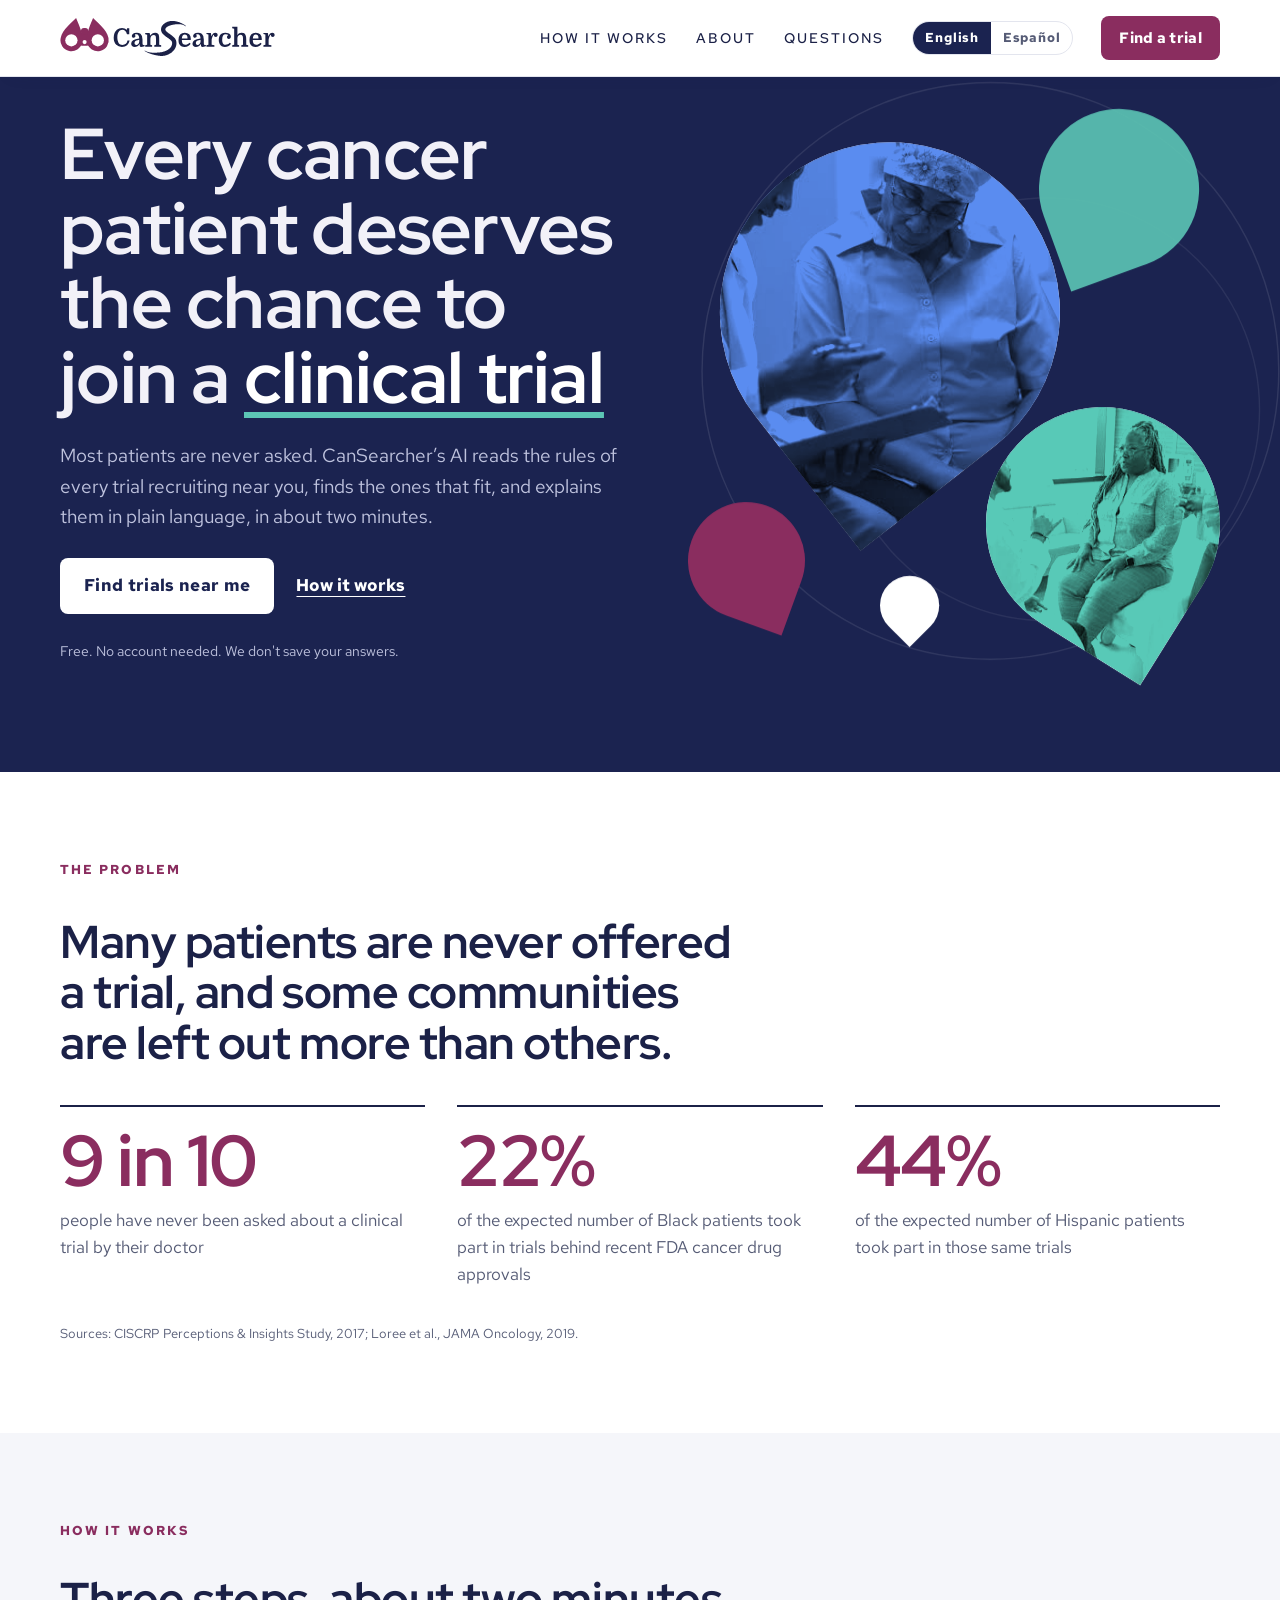
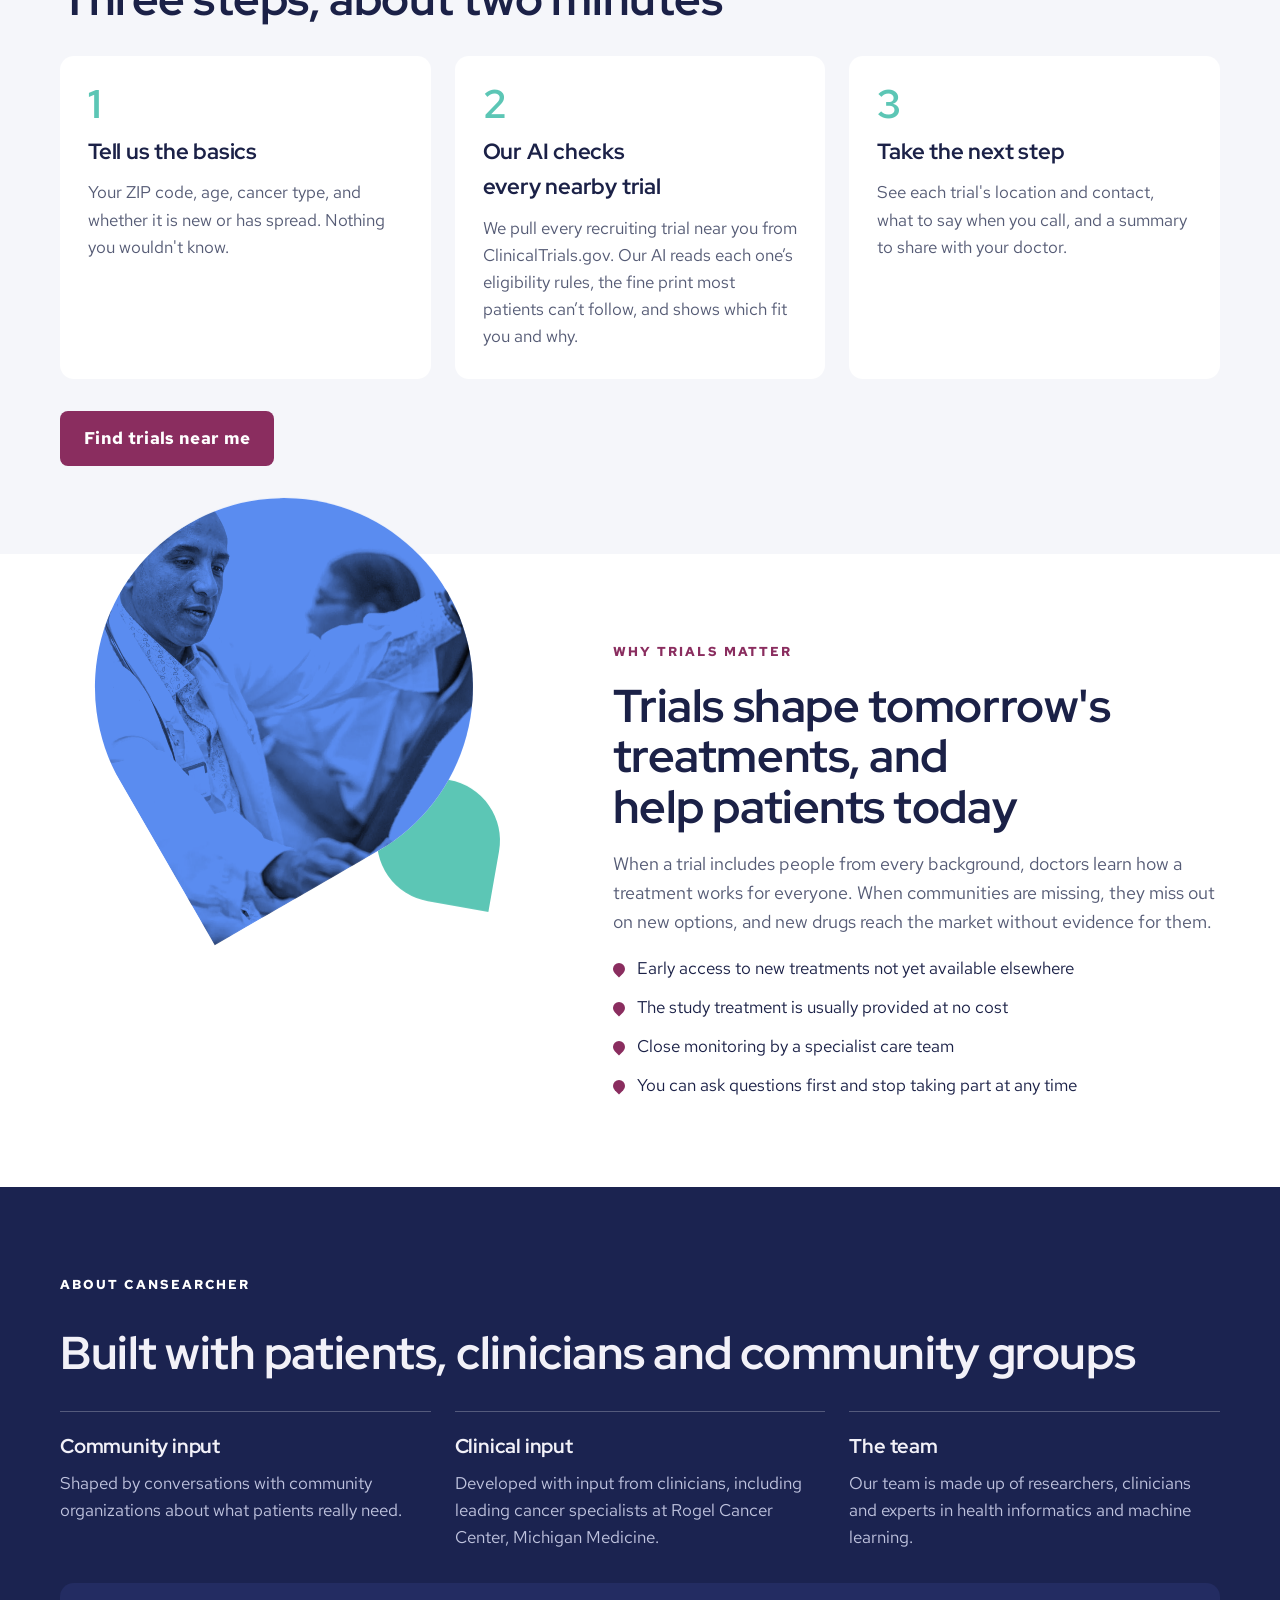
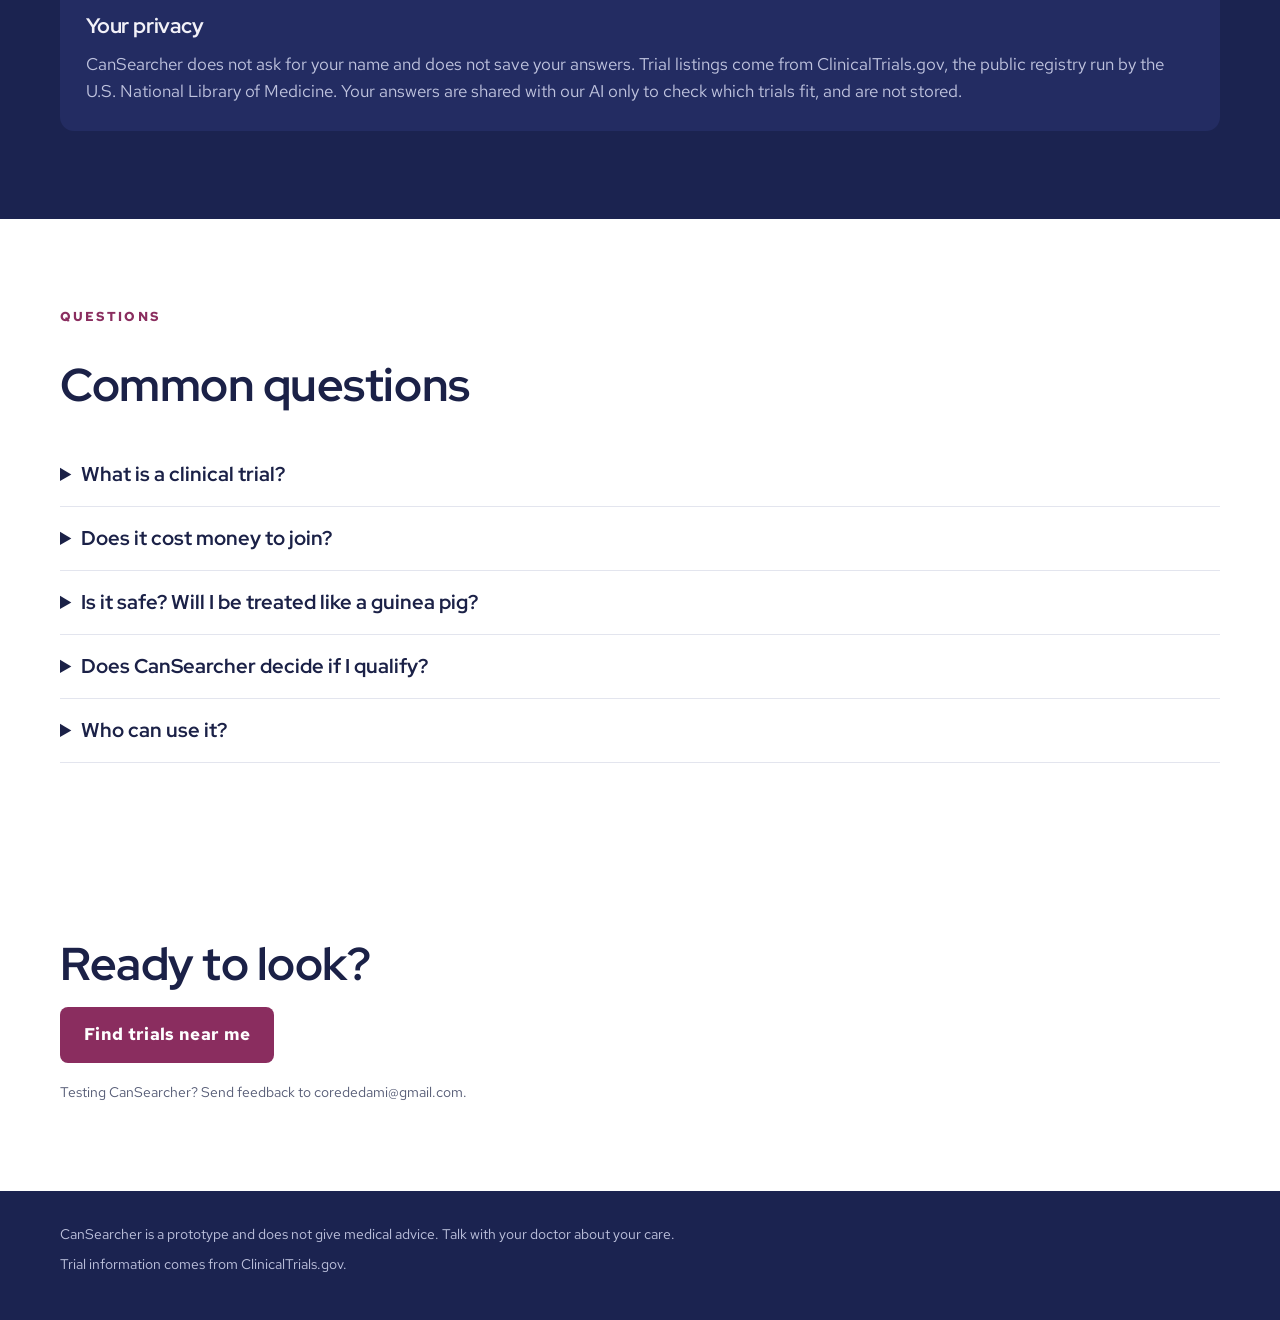
<file: index.html>
<!doctype html>
<html lang="en">
<head>
<meta charset="utf-8">
<meta name="viewport" content="width=device-width,initial-scale=1,viewport-fit=cover">
<title>CanSearcher · Cancer Clinical Trials Near You</title>
<meta name="description" content="CanSearcher helps patients from every community find cancer clinical trials recruiting near them, explained in plain language.">
<link rel="preconnect" href="https://fonts.googleapis.com">
<link rel="stylesheet" href="https://fonts.googleapis.com/css2?family=Red+Hat+Display:wght@500;700&family=Red+Hat+Text:wght@400;500;700&family=Domine:wght@700&display=swap">
<link rel="stylesheet" href="shared.css">
<link rel="icon" type="image/svg+xml" href="logo.svg">
<style>
main{overflow-x:clip}
section{padding-block:88px}
.eyebrow{font-size:13px;font-weight:700;letter-spacing:.16em;text-transform:uppercase;color:var(--accent)}
h2.sec{font-size:clamp(30px,4vw,46px);line-height:1.1}

/* Announcement strip */
.strip{background:var(--teal);color:#1B2350;font-weight:700;font-size:15px}
.strip .inner{display:flex;justify-content:center;align-items:center;gap:14px;padding-block:9px;flex-wrap:wrap;text-align:center}
.strip a{color:#FFFFFF;background:#1B2350;border-radius:6px;padding:3px 10px;font-size:12px;letter-spacing:.14em;text-transform:uppercase;text-decoration:none}

/* Hero */
.hero{background:var(--navy);color:var(--navy-ink);padding-block:40px 110px;overflow:hidden;position:relative}
.hero .inner{display:grid;grid-template-columns:1.05fr .95fr;gap:40px;align-items:center;position:relative}
.hero-copy{display:flex;flex-direction:column;gap:26px;min-width:0;position:relative;z-index:2}
.hero h1{font-size:clamp(40px,5.6vw,74px);line-height:1.04;font-weight:700}
.hero h1 em{font-style:normal;color:#FFFFFF;text-decoration:underline;text-decoration-color:#5CC6B5;text-decoration-thickness:.09em;text-underline-offset:.12em}
.hero .lede{font-size:19px;color:var(--navy-muted);max-width:32em}
.ctas{display:flex;flex-wrap:wrap;gap:22px;align-items:center}
.textlink{color:var(--pink);font-weight:700;font-size:17px;text-underline-offset:5px}
.note{font-size:14px;color:var(--navy-muted)}
.art{position:relative;width:100%;max-width:560px;aspect-ratio:1/1.02;justify-self:end}
.rings{position:absolute;inset:-12% -20% -12% -10%;width:130%;height:124%;pointer-events:none}
.pin{position:absolute;border-radius:50% 50% 50% 0;overflow:hidden}
.pin img{position:absolute;width:142%;height:142%;left:-21%;top:-21%;object-fit:cover;max-width:none}
.tint img{filter:grayscale(1) contrast(.95) brightness(1.32)}
.tint::after{content:"";position:absolute;inset:0;mix-blend-mode:multiply;pointer-events:none}
.tint.blue::after{background:#5A8CF0}
.tint.teal::after{background:#58C9B7}
.tint.soft img{filter:grayscale(1) contrast(1) brightness(1.28) blur(.6px)}
.p1{width:64%;aspect-ratio:1;left:6%;top:6%;transform:rotate(-38deg)}
.p1 img{transform:rotate(38deg);object-position:58% 40%}
.p2{width:44%;aspect-ratio:1;right:0;bottom:2%;transform:rotate(-58deg)}
.p2 img{transform:rotate(58deg);object-position:60% 35%}
.d1{width:30%;aspect-ratio:1;right:4%;top:0;transform:rotate(-20deg);background:var(--teal);opacity:.9}
.d2{width:22%;aspect-ratio:1;left:0;bottom:6%;transform:rotate(-70deg);background:var(--accent)}
.d3{width:11%;aspect-ratio:1;left:36%;top:86%;transform:rotate(-45deg);background:var(--pink)}

/* Stats */
.stats .inner{display:flex;flex-direction:column;gap:36px}
.stats h2{max-width:22em}
.stat-row{display:grid;grid-template-columns:repeat(3,1fr);gap:32px}
.stat{border-top:2px solid var(--ink);padding-top:18px;display:flex;flex-direction:column;gap:10px}
.stat b{font:700 clamp(48px,6vw,72px)/1 var(--display);color:var(--accent);letter-spacing:-.02em}
.stat p{color:var(--muted)}
.src{font-size:13px;color:var(--muted)}

/* How it works */
.steps{background:var(--surface)}
.steps .inner,.about .inner,.faq .inner{display:flex;flex-direction:column;gap:32px}
.step-row{display:grid;grid-template-columns:repeat(3,1fr);gap:24px}
.step{display:flex;flex-direction:column;gap:10px;background:var(--bg);border-radius:14px;padding:28px}
.step .n{font:700 40px/1 var(--display);color:var(--teal)}
.step h3{font-size:22px}
.step p{color:var(--muted)}

/* Why */
.why .inner{display:grid;grid-template-columns:.9fr 1.1fr;gap:56px;align-items:center}
.why-art{position:relative;aspect-ratio:1;max-width:440px;width:100%}
.why-art .w1{width:86%;aspect-ratio:1;left:8%;top:4%;transform:rotate(-30deg)}
.why-art .w1 img{transform:rotate(30deg);object-position:22% 12%}
.why-art .wd{width:28%;aspect-ratio:1;right:0;bottom:4%;transform:rotate(-80deg);background:var(--teal)}
.why-copy{display:flex;flex-direction:column;gap:18px}
.why-copy p{color:var(--muted);font-size:18px}
.why ul{margin:0;padding:0;list-style:none;display:flex;flex-direction:column;gap:12px}
.why li{display:flex;gap:12px;align-items:flex-start}
.why li::before{content:"";flex:none;width:12px;height:12px;margin-top:8px;border-radius:50% 50% 50% 0;transform:rotate(-45deg);background:var(--accent)}

/* About */
.about{background:var(--navy);color:var(--navy-ink)}
.about .eyebrow{color:var(--pink)}
.about-grid{display:grid;grid-template-columns:repeat(3,1fr);gap:24px}
.who{display:flex;flex-direction:column;gap:8px;border-top:1px solid rgba(255,255,255,.25);padding-top:18px}
.who h3{font-size:20px}
.who p{color:var(--navy-muted)}
.privacy{background:var(--navy-2);border-radius:14px;padding:26px;display:flex;flex-direction:column;gap:8px}
.privacy h3{font-size:21px}
.privacy p{color:var(--navy-muted)}

/* FAQ */
.faq details{border-bottom:1px solid var(--line);padding-block:18px}
.faq summary{cursor:pointer;font:700 20px/1.35 var(--display)}
.faq details p{color:var(--muted);padding-top:10px;max-width:46em}
.closing{background:var(--bg)}
.closing .inner{display:flex;flex-direction:column;gap:18px;align-items:flex-start}
.closing .note{color:var(--muted)}


/* Motion: floating pins, gentle parallax, sections that rise into view */
@keyframes float{0%,100%{translate:0 0}50%{translate:0 -14px}}
@keyframes floatB{0%,100%{translate:0 0}50%{translate:0 10px}}
.art .p1{animation:float 7s ease-in-out infinite}
.art .p2{animation:floatB 6s ease-in-out infinite .6s}
.art .d1{animation:floatB 8s ease-in-out infinite 1s}
.art .d2{animation:float 6.5s ease-in-out infinite .3s}
.art .d3{animation:float 4.5s ease-in-out infinite 1.4s}
.why-art .w1{animation:float 8s ease-in-out infinite}
.why-art .wd{animation:floatB 6s ease-in-out infinite .8s}
.art,.why-art{will-change:transform;transition:transform .2s linear}
.motion .reveal{opacity:0;translate:0 28px;transition:opacity .8s ease,translate .8s ease}
.motion .reveal.in{opacity:1;translate:0 0}
.step{transition:transform .25s ease,box-shadow .25s ease}
.step:hover{transform:translateY(-6px);box-shadow:0 16px 32px -20px rgba(27,35,80,.35)}
.btn{transition:transform .2s ease,box-shadow .2s ease}
.btn:hover{transform:translateY(-2px);box-shadow:0 10px 24px -12px rgba(0,0,0,.45)}
@media (prefers-reduced-motion:reduce){.motion .reveal{opacity:1;translate:none}}
@media (max-width:560px){.strip a{display:none}.strip{font-size:14px}}
@media (max-width:900px){
  .hero .inner,.why .inner{grid-template-columns:1fr}
  .art{justify-self:center;max-width:420px}
  .stat-row,.step-row,.about-grid{grid-template-columns:1fr}
  section{padding-block:56px}
  .why-art{max-width:340px;justify-self:center}
}
</style>
</head>
<body>
<header class="topbar gutter">
  <div class="inner">
    <a class="logo" href="index.html"><img class="logo-full" src="logo-full.svg" alt="CanSearcher" width="216" height="38"></a>
    <nav class="nav">
      <a class="link opt" href="#how" data-i18n="nav_how">How it works</a>
      <a class="link opt" href="#about" data-i18n="nav_about">About</a>
      <a class="link opt" href="#faq" data-i18n="nav_faq">Questions</a>
      <div class="lang" role="group" aria-label="Language"><button type="button" data-lang="en"><span class="lfull">English</span><span class="lshort">EN</span></button><button type="button" data-lang="es"><span class="lfull">Español</span><span class="lshort">ES</span></button></div>
      <a class="btn" href="search.html" data-i18n="nav_cta">Find a trial</a>
    </nav>
  </div>
</header>

<main>
<section class="hero gutter">
  <div class="inner">
    <div class="hero-copy">
      <h1 data-i18n-html="h1">Every cancer patient deserves the chance to join a <em>clinical trial</em></h1>
      <p class="lede" data-i18n="lede">Most patients are never asked. CanSearcher’s AI reads the rules of every trial recruiting near you, finds the ones that fit, and explains them in plain language, in about two minutes.</p>
      <div class="ctas"><a class="btn on-dark" href="search.html" data-i18n="cta">Find trials near me</a><a class="textlink" href="#how" data-i18n="cta2">How it works</a></div>
      <p class="note" data-i18n="note">Free. No account needed. We don't save your answers.</p>
    </div>
    <div class="art" aria-hidden="true">
      <svg class="rings" viewBox="0 0 700 700" fill="none"><circle cx="360" cy="340" r="300" stroke="rgba(255,255,255,.10)" stroke-width="1.5"/><circle cx="420" cy="380" r="220" stroke="rgba(255,255,255,.08)" stroke-width="1.5"/></svg>
      <div class="pin d1"></div>
      <div class="pin d2"></div>
      <div class="pin p1 tint blue"><img src="doctor-patient.jpg" alt=""></div>
      <div class="pin p2 tint teal"><img src="care-team.jpg" alt=""></div>
      <div class="pin d3"></div>
    </div>
  </div>
</section>

<section class="stats gutter" aria-labelledby="statsH">
  <div class="inner">
    <span class="eyebrow" data-i18n="stats_eb">The problem</span>
    <h2 class="sec reveal" id="statsH" data-i18n="stats_h">Many patients are never offered a trial, and some communities are left out more than others.</h2>
    <div class="stat-row reveal">
      <div class="stat"><b>9 in 10</b><p data-i18n="s1">people have never been asked about a clinical trial by their doctor</p></div>
      <div class="stat"><b>22%</b><p data-i18n="s2">of the expected number of Black patients took part in trials behind recent FDA cancer drug approvals</p></div>
      <div class="stat"><b>44%</b><p data-i18n="s3">of the expected number of Hispanic patients took part in those same trials</p></div>
    </div>
    <p class="src" data-i18n="src">Sources: CISCRP Perceptions &amp; Insights Study, 2017; Loree et al., JAMA Oncology, 2019.</p>
  </div>
</section>

<section class="steps gutter" id="how" aria-labelledby="howH">
  <div class="inner">
    <span class="eyebrow" data-i18n="how_eb">How it works</span>
    <h2 class="sec reveal" id="howH" data-i18n="how_h">Three steps, about two minutes</h2>
    <div class="step-row reveal">
      <div class="step"><span class="n">1</span><h3 data-i18n="st1_h">Tell us the basics</h3><p data-i18n="st1_p">Your ZIP code, age, cancer type, and whether it is new or has spread. Nothing you wouldn't know.</p></div>
      <div class="step"><span class="n">2</span><h3 data-i18n="st2_h">Our AI checks every nearby trial</h3><p data-i18n="st2_p">We pull every recruiting trial near you from ClinicalTrials.gov. Our AI reads each one’s eligibility rules, the fine print most patients can’t follow, and shows which fit you and why.</p></div>
      <div class="step"><span class="n">3</span><h3 data-i18n="st3_h">Take the next step</h3><p data-i18n="st3_p">See each trial's location and contact, what to say when you call, and a summary to share with your doctor.</p></div>
    </div>
    <div><a class="btn" href="search.html" data-i18n="cta">Find trials near me</a></div>
  </div>
</section>

<section class="why gutter" aria-labelledby="whyH">
  <div class="inner">
    <div class="why-art" aria-hidden="true">
      <div class="pin wd"></div>
      <div class="pin w1 tint blue soft"><img src="why-care.jpg" alt=""></div>
    </div>
    <div class="why-copy reveal">
      <span class="eyebrow" data-i18n="why_eb">Why trials matter</span>
      <h2 class="sec" id="whyH" data-i18n="why_h">Trials shape tomorrow's treatments, and help patients today</h2>
      <p data-i18n="why_p">When a trial includes people from every background, doctors learn how a treatment works for everyone. When communities are missing, they miss out on new options, and new drugs reach the market without evidence for them.</p>
      <ul>
        <li data-i18n="w1">Early access to new treatments not yet available elsewhere</li>
        <li data-i18n="w2">The study treatment is usually provided at no cost</li>
        <li data-i18n="w3">Close monitoring by a specialist care team</li>
        <li data-i18n="w4">You can ask questions first and stop taking part at any time</li>
      </ul>
    </div>
  </div>
</section>

<section class="about gutter" id="about" aria-labelledby="aboutH">
  <div class="inner">
    <span class="eyebrow" data-i18n="ab_eb">About CanSearcher</span>
    <h2 class="sec" id="aboutH" data-i18n="ab_h">Built with patients, clinicians and community groups</h2>
    <div class="about-grid reveal">
      <div class="who"><h3 data-i18n="ab1_h">Community input</h3><p data-i18n="ab1_p">Shaped by conversations with community organizations about what patients really need.</p></div>
      <div class="who"><h3 data-i18n="ab2_h">Clinical input</h3><p data-i18n="ab2_p">Developed with input from clinicians, including leading cancer specialists at Rogel Cancer Center, Michigan Medicine.</p></div>
      <div class="who"><h3 data-i18n="ab3_h">The team</h3><p data-i18n="ab3_p">Our team is made up of researchers, clinicians and experts in health informatics and machine learning.</p></div>
    </div>
    <div class="privacy reveal">
      <h3 data-i18n="pv_h">Your privacy</h3>
      <p data-i18n="pv_p">CanSearcher does not ask for your name and does not save your answers. Trial listings come from ClinicalTrials.gov, the public registry run by the U.S. National Library of Medicine. Your answers are shared with our AI only to check which trials fit, and are not stored.</p>
    </div>
  </div>
</section>

<section class="faq gutter" id="faq" aria-labelledby="faqH">
  <div class="inner">
    <span class="eyebrow" data-i18n="fq_eb">Questions</span>
    <h2 class="sec" id="faqH" data-i18n="fq_h">Common questions</h2>
    <div>
      <details><summary data-i18n="f1_q">What is a clinical trial?</summary><p data-i18n="f1_a">A research study that tests a new way to prevent, find or treat cancer. Every new cancer treatment available today was first tested in a clinical trial.</p></details>
      <details><summary data-i18n="f2_q">Does it cost money to join?</summary><p data-i18n="f2_a">The study treatment and study-only tests are usually free. Regular care may still be billed to your insurance. Ask the trial team what is covered, including travel and parking.</p></details>
      <details><summary data-i18n="f3_q">Is it safe? Will I be treated like a guinea pig?</summary><p data-i18n="f3_a">Trials follow strict rules and are reviewed by independent boards that protect patients. Before you join, the team must explain the risks and benefits, and you can leave at any time for any reason.</p></details>
      <details><summary data-i18n="f4_q">Does CanSearcher decide if I qualify?</summary><p data-i18n="f4_a">No. CanSearcher shows trials that may fit you. The trial team, together with your doctor, decides if a trial is right for you.</p></details>
      <details><summary data-i18n="f5_q">Who can use it?</summary><p data-i18n="f5_a">Anyone: patients, family members, caregivers and doctors. It is free and works on any phone.</p></details>
    </div>
  </div>
</section>

<section class="closing gutter">
  <div class="inner">
    <h2 class="sec" data-i18n="cl_h">Ready to look?</h2>
    <a class="btn" href="search.html" data-i18n="cta">Find trials near me</a>
    <p class="note" data-i18n="fb">Testing CanSearcher? Send feedback to corededami@gmail.com.</p>
  </div>
</section>
</main>

<footer class="site gutter">
  <div class="inner">
    <p data-i18n="ft1">CanSearcher is a prototype and does not give medical advice. Talk with your doctor about your care.</p>
    <p data-i18n="ft2">Trial information comes from ClinicalTrials.gov.</p>
  </div>
</footer>

<script>
window.CS_DICT = {
en:{
 page_title:'CanSearcher · Cancer Clinical Trials Near You', strip:'Free prototype · Now in English and Spanish', strip_cta:'Try it →',
 nav_how:'How it works', nav_about:'About', nav_faq:'Questions', nav_cta:'Find a trial',
 h1:'Every cancer patient deserves the chance to join a <em>clinical trial</em>',
 lede:'Most patients are never asked. CanSearcher’s AI reads the rules of every trial recruiting near you, finds the ones that fit, and explains them in plain language, in about two minutes.',
 cta:'Find trials near me', cta2:'How it works', note:"Free. No account needed. We don't save your answers.",
 stats_eb:'The problem', stats_h:'Many patients are never offered a trial, and some communities are left out more than others.',
 s1:'people have never been asked about a clinical trial by their doctor', s2:'of the expected number of Black patients took part in trials behind recent FDA cancer drug approvals',
 s3:'of the expected number of Hispanic patients took part in those same trials', src:'Sources: CISCRP Perceptions & Insights Study, 2017; Loree et al., JAMA Oncology, 2019.',
 how_eb:'How it works', how_h:'Three steps, about two minutes',
 st1_h:'Tell us the basics', st1_p:"Your ZIP code, age, cancer type, and whether it is new or has spread. Nothing you wouldn't know.",
 st2_h:'Our AI checks every nearby trial', st2_p:'We pull every recruiting trial near you from ClinicalTrials.gov. Our AI reads each one’s eligibility rules, the fine print most patients can’t follow, and shows which fit you and why.',
 st3_h:'Take the next step', st3_p:"See each trial's location and contact, what to say when you call, and a summary to share with your doctor.",
 why_eb:'Why trials matter', why_h:"Trials shape tomorrow's treatments, and help patients today",
 why_p:'When a trial includes people from every background, doctors learn how a treatment works for everyone. When communities are missing, they miss out on new options, and new drugs reach the market without evidence for them.',
 w1:'Early access to new treatments not yet available elsewhere', w2:'The study treatment is usually provided at no cost', w3:'Close monitoring by a specialist care team', w4:'You can ask questions first and stop taking part at any time',
 ab_eb:'About CanSearcher', ab_h:'Built with patients, clinicians and community groups',
 ab1_h:'Community input', ab1_p:'Shaped by conversations with community organizations about what patients really need.',
 ab2_h:'Clinical input', ab2_p:'Developed with input from clinicians, including leading cancer specialists at Rogel Cancer Center, Michigan Medicine.',
 ab3_h:'The team', ab3_p:'Our team is made up of researchers, clinicians and experts in health informatics and machine learning.',
 pv_h:'Your privacy', pv_p:'CanSearcher does not ask for your name and does not save your answers. Trial listings come from ClinicalTrials.gov, the public registry run by the U.S. National Library of Medicine. Your answers are shared with our AI only to check which trials fit, and are not stored.',
 fq_eb:'Questions', fq_h:'Common questions',
 f1_q:'What is a clinical trial?', f1_a:'A research study that tests a new way to prevent, find or treat cancer. Every new cancer treatment available today was first tested in a clinical trial.',
 f2_q:'Does it cost money to join?', f2_a:'The study treatment and study-only tests are usually free. Regular care may still be billed to your insurance. Ask the trial team what is covered, including travel and parking.',
 f3_q:'Is it safe? Will I be treated like a guinea pig?', f3_a:'Trials follow strict rules and are reviewed by independent boards that protect patients. Before you join, the team must explain the risks and benefits, and you can leave at any time for any reason.',
 f4_q:'Does CanSearcher decide if I qualify?', f4_a:'No. CanSearcher shows trials that may fit you. The trial team, together with your doctor, decides if a trial is right for you.',
 f5_q:'Who can use it?', f5_a:'Anyone: patients, family members, caregivers and doctors. It is free and works on any phone.',
 cl_h:'Ready to look?', fb:'Testing CanSearcher? Send feedback to corededami@gmail.com.',
 ft1:'CanSearcher is a prototype and does not give medical advice. Talk with your doctor about your care.', ft2:'Trial information comes from ClinicalTrials.gov.'
},
es:{
 page_title:'CanSearcher · Estudios clínicos de cáncer cerca de usted', strip:'Prototipo gratuito · Ahora en inglés y español', strip_cta:'Pruébelo →',
 nav_how:'Cómo funciona', nav_about:'Quiénes somos', nav_faq:'Preguntas', nav_cta:'Buscar un estudio',
 h1:'Todo paciente con cáncer merece la oportunidad de participar en un <em>estudio clínico</em>',
 lede:'A la mayoría nunca se lo ofrecen. La IA de CanSearcher lee los requisitos de cada estudio que recluta cerca de usted, encuentra los que le sirven y se los explica en lenguaje sencillo, en unos dos minutos.',
 cta:'Buscar estudios cerca de mí', cta2:'Cómo funciona', note:'Gratis. Sin crear cuenta. No guardamos sus respuestas.',
 stats_eb:'El problema', stats_h:'A muchos pacientes nunca les ofrecen un estudio, y algunas comunidades quedan más excluidas que otras.',
 s1:'personas nunca han recibido de su médico información sobre un estudio clínico', s2:'del número esperado de pacientes afroamericanos participó en los estudios de aprobaciones recientes de medicamentos contra el cáncer',
 s3:'del número esperado de pacientes hispanos participó en esos mismos estudios', src:'Fuentes: CISCRP Perceptions & Insights Study, 2017; Loree et al., JAMA Oncology, 2019.',
 how_eb:'Cómo funciona', how_h:'Tres pasos, unos dos minutos',
 st1_h:'Díganos lo básico', st1_p:'Su código postal, edad, tipo de cáncer y si es nuevo o se ha extendido. Nada que usted no sepa.',
 st2_h:'Nuestra IA revisa cada estudio cercano', st2_p:'Traemos todos los estudios que reclutan cerca de usted desde ClinicalTrials.gov. Nuestra IA lee los requisitos de cada uno, la letra pequeña que pocos pacientes entienden, y le muestra cuáles le sirven y por qué.',
 st3_h:'Dé el siguiente paso', st3_p:'Vea el lugar y el contacto de cada estudio, qué decir cuando llame y un resumen para compartir con su médico.',
 why_eb:'Por qué importan los estudios', why_h:'Los estudios forman los tratamientos del mañana y ayudan a pacientes hoy',
 why_p:'Cuando un estudio incluye personas de todos los orígenes, los médicos aprenden cómo funciona un tratamiento para todos. Cuando faltan comunidades, pierden opciones nuevas, y los medicamentos llegan al mercado sin evidencia para ellas.',
 w1:'Acceso temprano a tratamientos nuevos que aún no existen en otro lugar', w2:'El tratamiento del estudio suele ser gratuito', w3:'Seguimiento cercano por un equipo especializado', w4:'Puede hacer preguntas primero y dejar el estudio en cualquier momento',
 ab_eb:'Sobre CanSearcher', ab_h:'Creado con pacientes, médicos y grupos comunitarios',
 ab1_h:'Aportes de la comunidad', ab1_p:'Diseñado a partir de conversaciones con organizaciones comunitarias sobre lo que los pacientes realmente necesitan.',
 ab2_h:'Aportes clínicos', ab2_p:'Desarrollado con aportes de médicos, incluidos destacados especialistas en cáncer del Rogel Cancer Center, Michigan Medicine.',
 ab3_h:'El equipo', ab3_p:'Nuestro equipo está formado por investigadores, médicos y expertos en informática de la salud y aprendizaje automático.',
 pv_h:'Su privacidad', pv_p:'CanSearcher no pide su nombre ni guarda sus respuestas. Los estudios vienen de ClinicalTrials.gov, el registro público de la Biblioteca Nacional de Medicina de EE. UU. Sus respuestas se comparten con nuestra IA solo para ver qué estudios le sirven, y no se guardan.',
 fq_eb:'Preguntas', fq_h:'Preguntas frecuentes',
 f1_q:'¿Qué es un estudio clínico?', f1_a:'Una investigación que prueba una nueva forma de prevenir, detectar o tratar el cáncer. Todos los tratamientos contra el cáncer que existen hoy se probaron primero en un estudio clínico.',
 f2_q:'¿Cuesta dinero participar?', f2_a:'El tratamiento del estudio y las pruebas propias del estudio suelen ser gratuitos. La atención regular puede facturarse a su seguro. Pregunte al equipo qué está cubierto, incluido el transporte y el estacionamiento.',
 f3_q:'¿Es seguro? ¿Me tratarán como un conejillo de indias?', f3_a:'Los estudios siguen reglas estrictas y los revisan comités independientes que protegen a los pacientes. Antes de participar, el equipo debe explicarle los riesgos y beneficios, y puede salir en cualquier momento y por cualquier motivo.',
 f4_q:'¿CanSearcher decide si califico?', f4_a:'No. CanSearcher muestra estudios que podrían servirle. El equipo del estudio, junto con su médico, decide si un estudio es adecuado para usted.',
 f5_q:'¿Quién puede usarlo?', f5_a:'Cualquier persona: pacientes, familiares, cuidadores y médicos. Es gratis y funciona en cualquier teléfono.',
 cl_h:'¿Listo para buscar?', fb:'¿Está probando CanSearcher? Envíe sus comentarios a corededami@gmail.com.',
 ft1:'CanSearcher es un prototipo y no da consejos médicos. Hable con su médico sobre su atención.', ft2:'La información de los estudios viene de ClinicalTrials.gov.'
}};
</script>
<script src="shared.js"></script>
<script>
(function(){
  var reduce = window.matchMedia && window.matchMedia('(prefers-reduced-motion: reduce)').matches;
  if (reduce || !('IntersectionObserver' in window)) return;
  document.documentElement.classList.add('motion');
  var pending = [].slice.call(document.querySelectorAll('.reveal'));
  function reveal(){
    pending = pending.filter(function(el){
      if (el.getBoundingClientRect().top < window.innerHeight * 0.92){ el.classList.add('in'); return false; }
      return true;
    });
  }
  // Parallax: picture groups drift at a different speed from the page as you scroll
  var layers = [[document.querySelector('.art'), -0.06], [document.querySelector('.why-art'), -0.08]];
  var ticking = false;
  function update(){
    layers.forEach(function(l){
      if (!l[0]) return;
      var r = l[0].getBoundingClientRect();
      var mid = r.top + r.height / 2 - window.innerHeight / 2;
      l[0].style.transform = 'translateY(' + (mid * l[1]).toFixed(1) + 'px)';
    });
    reveal();
    ticking = false;
  }
  window.addEventListener('scroll', function(){ if (!ticking){ ticking = true; requestAnimationFrame(update); } }, { passive: true });
  update();
})();
</script>

</body>
</html>
</file>
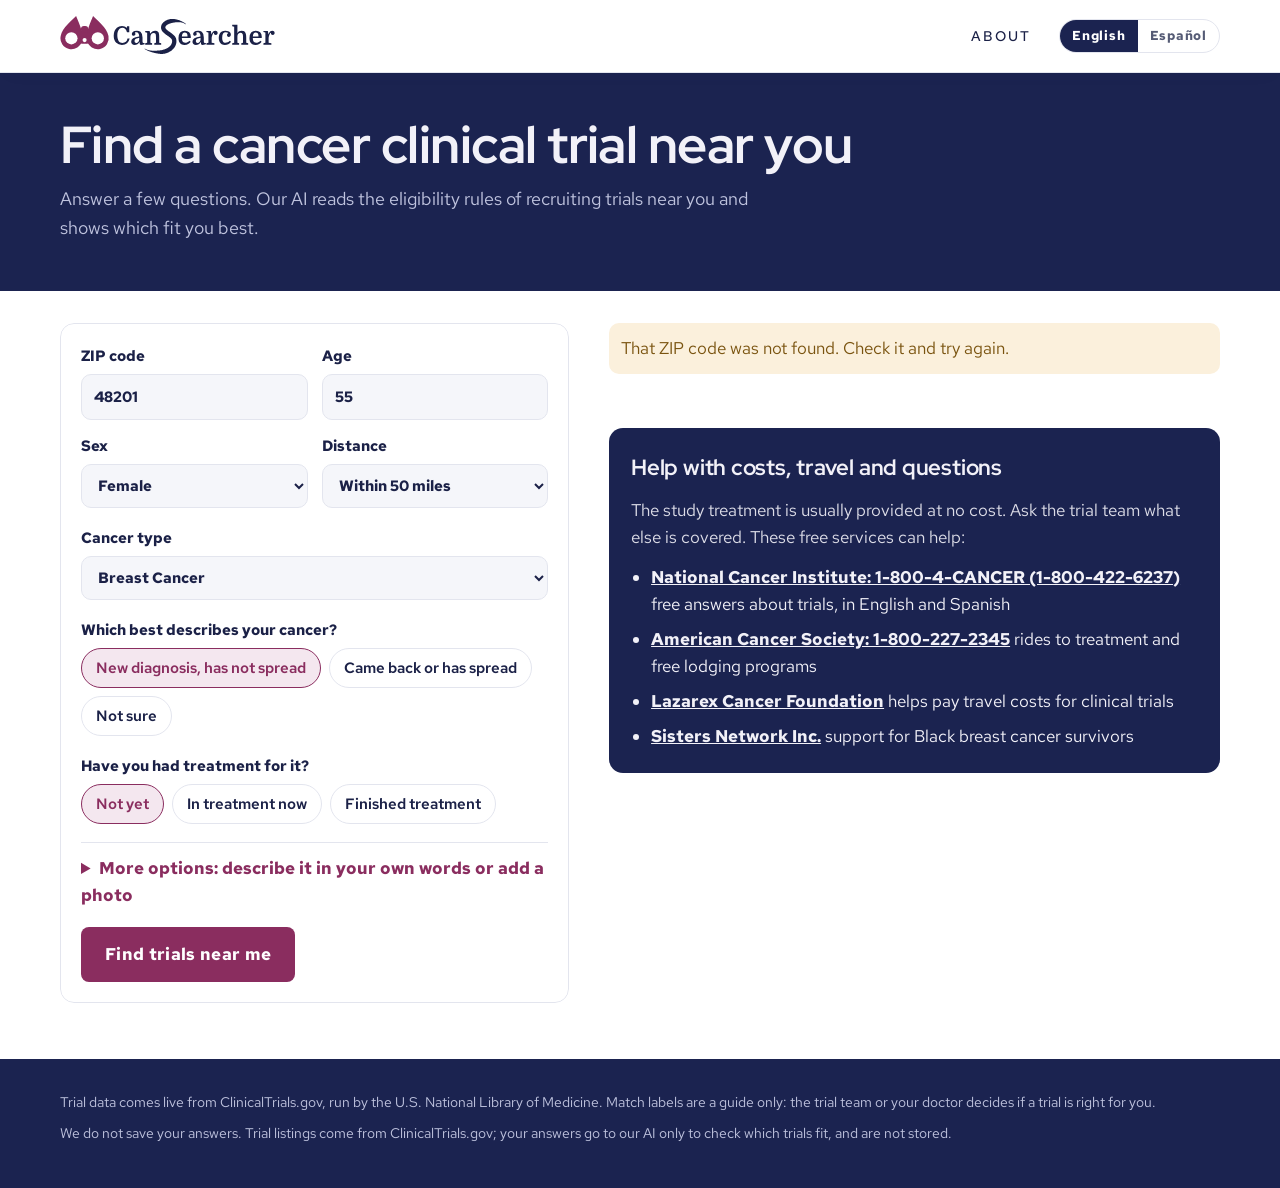
<file: search.html>
<!doctype html>
<html lang="en">
<head>
<meta charset="utf-8">
<meta name="viewport" content="width=device-width,initial-scale=1,viewport-fit=cover">
<title>Find a Trial · CanSearcher</title>
<meta name="description" content="Find cancer clinical trials recruiting near you, explained in plain language.">
<link rel="preconnect" href="https://fonts.googleapis.com">
<link rel="stylesheet" href="https://fonts.googleapis.com/css2?family=Red+Hat+Display:wght@500;700&family=Red+Hat+Text:wght@400;500;700&family=Domine:wght@700&display=swap">
<link rel="stylesheet" href="shared.css">
<link rel="icon" type="image/svg+xml" href="logo.svg">
<style>
.page-head{background:var(--navy);color:var(--navy-ink);padding-block:44px 48px}
.head{display:flex;flex-direction:column;gap:12px}
.head h1{font-size:clamp(32px,4.4vw,52px);line-height:1.08}
.head p{color:var(--navy-muted);font-size:18px;max-width:40em}
main{padding-block:32px 56px}
.main{max-width:1160px;margin:0 auto;display:grid;grid-template-columns:minmax(0,1fr) minmax(0,1.2fr);gap:40px;align-items:start}
.side{position:sticky;top:96px;max-height:calc(100vh - 112px);overflow:auto;border-radius:14px}
.content{display:flex;flex-direction:column;gap:18px;min-width:0}
.content > .status:empty{display:none}
@media (max-width:900px){.main{grid-template-columns:1fr}.side{position:static;max-height:none;overflow:visible}}
.card{background:var(--surface);border:1px solid var(--line);border-radius:14px;padding:20px;display:flex;flex-direction:column;gap:18px}
.grid{display:grid;grid-template-columns:repeat(auto-fit,minmax(150px,1fr));gap:14px}
label,.q{display:flex;flex-direction:column;gap:6px;font-weight:700;font-size:15px;min-width:0}
.q{border:0;padding:0;margin:0}
.q legend{padding:0;margin-bottom:6px}
.hint{font-weight:400;color:var(--muted);font-size:14px}
input,select,textarea{background:var(--bg);border:1px solid var(--line);border-radius:10px;padding:10px 12px;width:100%}
.chips{display:flex;flex-wrap:wrap;gap:8px}
.chips label{flex-direction:row;align-items:center;gap:0;font-weight:600;font-size:15px}
.chips input{position:absolute;opacity:0;width:1px;height:1px}
.chips span{display:inline-block;border:1.5px solid var(--line);border-radius:999px;padding:7px 14px;cursor:pointer;background:var(--bg)}
.chips input:checked + span{border-color:var(--accent);background:var(--soft);color:var(--accent)}
.chips input:focus-visible + span{outline:3px solid var(--accent);outline-offset:2px}
details.more{border-top:1px solid var(--line);padding-top:12px}
details.more summary{cursor:pointer;font-weight:700;color:var(--accent)}
.more-body{display:flex;flex-direction:column;gap:14px;padding-top:14px}
.row{display:flex;flex-wrap:wrap;gap:10px;align-items:center}
.status{color:var(--muted)}
.status.err{color:var(--mid);background:var(--mid-soft);padding:12px;border-radius:10px}
.toolbar{display:flex;flex-wrap:wrap;justify-content:space-between;gap:10px;align-items:center}
.seg{display:inline-flex;border:1px solid var(--line);border-radius:10px;overflow:hidden}
.seg button{background:var(--surface);border:0;padding:8px 14px;font-weight:700;cursor:pointer;color:var(--muted)}
.seg button[aria-pressed="true"]{background:var(--ink);color:var(--bg)}
.legend{display:flex;flex-wrap:wrap;gap:8px;font-size:14px;color:var(--muted);align-items:center}
.results{display:flex;flex-direction:column;gap:14px}
.trial,.hosp{background:var(--surface);border:1px solid var(--line);border-radius:14px;padding:18px;display:flex;flex-direction:column;gap:10px;min-width:0}
.trial.low{opacity:.88}
.trial h3,.hosp h3{font-size:18px;line-height:1.3}
.top{display:flex;justify-content:space-between;align-items:center;gap:10px;flex-wrap:wrap}
.dist{font:700 22px/1 var(--display);color:var(--accent);font-variant-numeric:tabular-nums}
.chip{display:inline-block;font-size:13px;font-weight:700;padding:3px 10px;border-radius:999px;background:var(--soft);color:var(--accent)}
.chip.good{background:var(--ok-soft);color:var(--ok)}
.chip.maybe{background:var(--mid-soft);color:var(--mid)}
.chip.low{background:var(--low-soft);color:var(--low)}
.chip.ai{background:#E6F6F3;color:#1F6E62}
.chips-row{display:flex;flex-wrap:wrap;gap:6px}
.why{font-size:14px;color:var(--muted)}
.site,.contact{font-size:15px;overflow-wrap:anywhere}
.site small,.contact{color:var(--muted)}
.summary{background:var(--bg);border-radius:10px;padding:12px;font-size:15px;color:var(--muted)}
.summary.ai{color:var(--ink)}
details.next{border-top:1px solid var(--line);padding-top:10px}
details.next summary{cursor:pointer;font-weight:700;color:var(--accent)}
.next-body{display:flex;flex-direction:column;gap:12px;padding-top:12px;font-size:15px}
.script{background:var(--bg);border-left:4px solid var(--accent);padding:12px;border-radius:0 10px 10px 0;white-space:pre-wrap}
.next-body ul{margin:0;padding-left:20px;display:flex;flex-direction:column;gap:4px}
.copied{font-size:14px;color:var(--ok);font-weight:700}
.hosp ul{margin:0;padding-left:20px;display:flex;flex-direction:column;gap:6px;font-size:15px}
.help{background:var(--navy);color:var(--navy-ink);border-radius:14px;padding:22px;display:flex;flex-direction:column;gap:12px}
.help h2{font-size:22px}
.help ul{margin:0;padding-left:20px;display:flex;flex-direction:column;gap:8px}
.help a{color:inherit;font-weight:700}
.help p{opacity:.9}
.hidden{display:none!important}
</style>
</head>
<body>
<header class="topbar gutter">
  <div class="inner">
    <a class="logo" href="index.html"><img class="logo-full" src="logo-full.svg" alt="CanSearcher" width="216" height="38"></a>
    <nav class="nav">
      <a class="link opt" href="index.html#about" data-i18n="nav_about">About</a>
      <div class="lang" role="group" aria-label="Language"><button type="button" data-lang="en"><span class="lfull">English</span><span class="lshort">EN</span></button><button type="button" data-lang="es"><span class="lfull">Español</span><span class="lshort">ES</span></button></div>
    </nav>
  </div>
</header>

<div class="page-head gutter">
  <div class="inner head">
    <h1 data-i18n="h1">Find a cancer clinical trial near you</h1>
    <p data-i18n="sub">Answer a few questions. Our AI reads the eligibility rules of recruiting trials near you and shows which fit you best.</p>
  </div>
</div>
<main class="gutter">
<div class="main">
<aside class="side">
  <form id="form" class="card" novalidate>
    <div class="grid">
      <label for="zip"><span data-i18n="f_zip">ZIP code</span><input id="zip" inputmode="numeric" maxlength="5" value="48201" autocomplete="postal-code"></label>
      <label for="age"><span data-i18n="f_age">Age</span><input id="age" type="number" min="0" max="120" value="55"></label>
      <label for="sex"><span data-i18n="f_sex">Sex</span><select id="sex"><option value="FEMALE" data-i18n="female">Female</option><option value="MALE" data-i18n="male">Male</option></select></label>
      <label for="radius"><span data-i18n="f_dist">Distance</span><select id="radius"><option value="25" data-i18n="d25">Within 25 miles</option><option value="50" selected data-i18n="d50">Within 50 miles</option><option value="100" data-i18n="d100">Within 100 miles</option><option value="250" data-i18n="d250">Within 250 miles</option></select></label>
    </div>
    <label for="cancer"><span data-i18n="f_cancer">Cancer type</span><select id="cancer"></select></label>

    <fieldset class="q">
      <legend data-i18n="q_stage">Which best describes your cancer?</legend>
      <div class="chips">
        <label><input type="radio" name="stage" value="new" checked><span data-i18n="s_new">New diagnosis, has not spread</span></label>
        <label><input type="radio" name="stage" value="adv"><span data-i18n="s_adv">Came back or has spread</span></label>
        <label><input type="radio" name="stage" value="unsure"><span data-i18n="s_unsure">Not sure</span></label>
      </div>
    </fieldset>
    <fieldset class="q">
      <legend data-i18n="q_treat">Have you had treatment for it?</legend>
      <div class="chips">
        <label><input type="radio" name="treat" value="none" checked><span data-i18n="t_none">Not yet</span></label>
        <label><input type="radio" name="treat" value="in"><span data-i18n="t_in">In treatment now</span></label>
        <label><input type="radio" name="treat" value="done"><span data-i18n="t_done">Finished treatment</span></label>
      </div>
    </fieldset>

    <details class="more" id="aiBox">
      <summary data-i18n="more">More options: describe it in your own words or add a photo</summary>
      <div class="more-body">
        <label for="describe"><span data-i18n="f_desc">Describe your diagnosis in your own words</span><span class="hint" data-i18n="f_desc_h">Our AI reads what you write to understand your diagnosis.</span><textarea id="describe" rows="2" data-i18n-ph="f_desc_ph" placeholder="For example: stage 2 triple negative breast cancer"></textarea></label>
        <label for="photo"><span data-i18n="f_photo">Photo of a diagnosis note</span><span class="hint" data-i18n="f_photo_h">Our AI reads it to find your cancer type. The photo is not saved.</span><input id="photo" type="file" accept="image/*"></label>
      </div>
    </details>

    <div class="row"><button class="btn" id="go" type="submit" data-i18n="go">Find trials near me</button><span id="interp" class="hint"></span></div>
  </form>
</aside>
<div class="content">

  <p id="status" class="status" role="status" aria-live="polite"></p>

  <div id="toolbar" class="toolbar hidden">
    <div class="seg" role="group" aria-label="View">
      <button type="button" id="vTrial" aria-pressed="true" data-i18n="v_trial">By trial</button>
      <button type="button" id="vHosp" aria-pressed="false" data-i18n="v_hosp">By hospital</button>
    </div>
    <div class="legend"><span class="chip good" data-i18n="good">Good match</span><span class="chip maybe" data-i18n="maybe">May fit</span><span class="chip low" data-i18n="low">Less likely</span></div>
  </div>

  <div id="results" class="results"></div>
  <div class="row"><button type="button" class="ghost hidden" id="moreBtn"></button></div>

  <section class="help" aria-labelledby="helpH">
    <h2 id="helpH" data-i18n="help_h">Help with costs, travel and questions</h2>
    <p data-i18n="help_p">The study treatment is usually provided at no cost. Ask the trial team what else is covered. These free services can help:</p>
    <ul>
      <li><a href="https://www.cancer.gov/contact" target="_blank" rel="noopener" data-i18n="r_nci">National Cancer Institute: 1-800-4-CANCER (1-800-422-6237)</a> <span data-i18n="r_nci_d">free answers about trials, in English and Spanish</span></li>
      <li><a href="https://www.cancer.org/support-programs-and-services.html" target="_blank" rel="noopener" data-i18n="r_acs">American Cancer Society: 1-800-227-2345</a> <span data-i18n="r_acs_d">rides to treatment and free lodging programs</span></li>
      <li><a href="https://www.lazarex.org" target="_blank" rel="noopener" data-i18n="r_laz">Lazarex Cancer Foundation</a> <span data-i18n="r_laz_d">helps pay travel costs for clinical trials</span></li>
      <li><a href="https://www.sistersnetworkinc.org" target="_blank" rel="noopener" data-i18n="r_sni">Sisters Network Inc.</a> <span data-i18n="r_sni_d">support for Black breast cancer survivors</span></li>
    </ul>
  </section>
</div>
</div>
</main>

<footer class="site gutter">
  <div class="inner">
    <p data-i18n="foot1">Trial data comes live from ClinicalTrials.gov, run by the U.S. National Library of Medicine. Match labels are a guide only: the trial team or your doctor decides if a trial is right for you.</p>
    <p data-i18n="foot2">We do not save your answers. Trial listings come from ClinicalTrials.gov; your answers go to our AI only to check which trials fit, and are not stored.</p>
  </div>
</footer>

<script>
window.CS_DICT = {
en:{
 page_title:'Find a Trial · CanSearcher', nav_about:'About', proto:'Prototype · not medical advice',
 h1:'Find a cancer clinical trial near you', sub:'Answer a few questions. Our AI reads the eligibility rules of recruiting trials near you and shows which fit you best.',
 f_zip:'ZIP code', f_age:'Age', f_sex:'Sex', female:'Female', male:'Male', f_dist:'Distance', d25:'Within 25 miles', d50:'Within 50 miles', d100:'Within 100 miles', d250:'Within 250 miles',
 f_cancer:'Cancer type', other:'Something else (describe it under More options)',
 q_stage:'Which best describes your cancer?', s_new:'New diagnosis, has not spread', s_adv:'Came back or has spread', s_unsure:'Not sure',
 q_treat:'Have you had treatment for it?', t_none:'Not yet', t_in:'In treatment now', t_done:'Finished treatment',
 more:'More options: describe it in your own words or add a photo', f_desc:'Describe your diagnosis in your own words', f_desc_h:'Our AI reads what you write to understand your diagnosis.', f_desc_ph:'For example: stage 2 triple negative breast cancer',
 f_photo:'Photo of a diagnosis note', f_photo_h:'Our AI reads it to find your cancer type. The photo is not saved.', f_key:'AI key (optional)', f_key_h:'An Anthropic API key turns on plain-language explanations and photo reading. It stays in this browser tab only.',
 go:'Find trials near me', v_trial:'By trial', v_hosp:'By hospital', good:'Good match', maybe:'May fit', low:'Less likely',
 help_h:'Help with costs, travel and questions', help_p:'The study treatment is usually provided at no cost. Ask the trial team what else is covered. These free services can help:',
 r_nci:'National Cancer Institute: 1-800-4-CANCER (1-800-422-6237)', r_nci_d:'free answers about trials, in English and Spanish',
 r_acs:'American Cancer Society: 1-800-227-2345', r_acs_d:'rides to treatment and free lodging programs',
 r_laz:'Lazarex Cancer Foundation', r_laz_d:'helps pay travel costs for clinical trials', r_sni:'Sisters Network Inc.', r_sni_d:'support for Black breast cancer survivors',
 foot1:'Trial data comes live from ClinicalTrials.gov, run by the U.S. National Library of Medicine. Match labels are a guide only: the trial team or your doctor decides if a trial is right for you.',
 foot2:'We do not save your answers. Trial listings come from ClinicalTrials.gov; your answers go to our AI only to check which trials fit, and are not stored.',
 st_example:'Example search: a 55-year-old woman in Detroit with newly diagnosed breast cancer. Change your answers to search for yourself.',
 st_zip_bad:'Enter a 5-digit ZIP code.', st_age_bad:'Enter an age between 0 and 120.', st_need_cancer:'Choose a cancer type, or describe it under More options.',
 st_reading:'Reading your description…', st_locating:'Finding your location…', st_zip_nf:'That ZIP code was not found. Check it and try again.',
 st_searching:'Searching recruiting trials near {place}…', st_ct_down:'ClinicalTrials.gov did not respond. Check your internet connection and try again.',
 st_none:'No recruiting trials for this cancer within {r} miles of {place}. Try a larger distance.',
 st_done:'{n} recruiting trials within {r} miles of {place}: {g} good matches, {m} that may fit. Best matches first, then closest.',
 st_hidden:' Left out because of age or sex limits: {h}.',
 ai_reading:'Our AI is reading the eligibility rules of the {n} closest trials to check which fit you…', ai_done:' Our AI checked the {n} closest trials against their eligibility rules.', ai_off:' (AI checking is unavailable right now, so these use basic matching.)', ai_chip:'AI checked',
 interp_ai:'AI searched for: {c}', interp_txt:'Searched for: {c}', interp_photo_skip:'Photo skipped: add an AI key to read it.',
 more_btn:'Show {n} more trials', mi:'mi', recruiting:'Recruiting', obs:'Observational: no new treatment',
 ages:'Ages {a} to {b}', any:'any', all_ages:'All ages', all_sex:'All sexes', women:'Women only', men:'Men only', sponsor:'Sponsor: {s}',
 why_title:'Why: ', w_name:'Studies your cancer type', w_early:'For early-stage or newly diagnosed cancer', w_adv:'For cancer that came back or spread',
 w_adv_bad:'Mainly for cancer that came back or spread', w_early_bad:'Mainly for early-stage cancer', w_prior_bad:'For people who already had treatment',
 w_naive:'For people who have not had treatment yet', w_naive_bad:'Mainly for people who have not had treatment yet', w_solid:'Early study open to many cancer types',
 w_obs:'Collects information or tests support care; no new cancer drug',
 explain:'Explain in plain language', explaining:'Explaining…', explained:'Explained', explain_need:'Add an AI key under More options to get a plain-language explanation.',
 explain_err:'The explanation did not load. Check the AI key and try again.', details:'Full details ({id})',
 next:'What to do next', next_1:'Call or email the trial team. You can say:', next_2:'Questions to ask:',
 q1:'Do I qualify? What tests are needed to find out?', q2:'Will this cost me anything? Is travel or parking paid?', q3:'How often would I need to come in, and for how long?',
 q4:'What are the possible side effects?', q5:'Can I keep my own cancer doctor?', q6:'Can I stop taking part at any time?',
 script:'Hi, my name is ______. I found the study {id}, “{title}”, at {site}. I have {cancer}, and I would like to know if I might qualify.',
 copy_script:'Copy what to say', share:'Share with my doctor', email_it:'Email it', copied:'Copied',
 share_text:'Clinical trial to discuss at my next visit:\n{title}\nStudy ID: {id}\nSite: {site}, {place} ({dist} miles away)\nContact: {contact}\nDetails: {url}',
 no_contact:'see ClinicalTrials.gov', h_trials:'{n} trials here', h_good:'{g} good matches', h_contact:'Contact: {c}', your_cancer:'my cancer'
},
es:{
 page_title:'Buscar un estudio · CanSearcher', nav_about:'Quiénes somos', proto:'Prototipo · no es consejo médico',
 h1:'Encuentre un estudio clínico de cáncer cerca de usted', sub:'Responda unas preguntas. Nuestra IA lee los requisitos de los estudios que reclutan cerca de usted y le muestra cuáles le sirven más.',
 f_zip:'Código postal', f_age:'Edad', f_sex:'Sexo', female:'Mujer', male:'Hombre', f_dist:'Distancia', d25:'A menos de 25 millas', d50:'A menos de 50 millas', d100:'A menos de 100 millas', d250:'A menos de 250 millas',
 f_cancer:'Tipo de cáncer', other:'Otro (descríbalo en Más opciones)',
 q_stage:'¿Qué describe mejor su cáncer?', s_new:'Diagnóstico nuevo, no se ha extendido', s_adv:'Volvió o se ha extendido', s_unsure:'No estoy seguro/a',
 q_treat:'¿Ha recibido tratamiento?', t_none:'Todavía no', t_in:'Estoy en tratamiento', t_done:'Terminé el tratamiento',
 more:'Más opciones: descríbalo con sus palabras o agregue una foto', f_desc:'Describa su diagnóstico con sus propias palabras', f_desc_h:'Nuestra IA lee lo que escribe para entender su diagnóstico.', f_desc_ph:'Por ejemplo: cáncer de mama triple negativo, etapa 2',
 f_photo:'Foto de una nota de diagnóstico', f_photo_h:'Nuestra IA la lee para encontrar su tipo de cáncer. La foto no se guarda.', f_key:'Clave de IA (opcional)', f_key_h:'Una clave de API de Anthropic activa explicaciones sencillas y la lectura de fotos. Solo se guarda en esta pestaña.',
 go:'Buscar estudios cerca de mí', v_trial:'Por estudio', v_hosp:'Por hospital', good:'Buena opción', maybe:'Podría servir', low:'Menos probable',
 help_h:'Ayuda con costos, transporte y preguntas', help_p:'El tratamiento del estudio suele ser gratuito. Pregunte al equipo del estudio qué más cubre. Estos servicios gratuitos pueden ayudar:',
 r_nci:'Instituto Nacional del Cáncer: 1-800-4-CANCER (1-800-422-6237)', r_nci_d:'respuestas gratuitas sobre estudios, en inglés y español',
 r_acs:'Sociedad Americana Contra el Cáncer: 1-800-227-2345', r_acs_d:'transporte al tratamiento y alojamiento gratuito',
 r_laz:'Lazarex Cancer Foundation', r_laz_d:'ayuda a pagar los viajes para estudios clínicos', r_sni:'Sisters Network Inc.', r_sni_d:'apoyo para sobrevivientes afroamericanas de cáncer de mama',
 foot1:'Los datos vienen en vivo de ClinicalTrials.gov, de la Biblioteca Nacional de Medicina de EE. UU. Las etiquetas son solo una guía: el equipo del estudio o su médico decide si un estudio es adecuado para usted.',
 foot2:'No guardamos sus respuestas. Los estudios vienen de ClinicalTrials.gov; sus respuestas van a nuestra IA solo para ver qué estudios le sirven, y no se guardan.',
 st_example:'Búsqueda de ejemplo: una mujer de 55 años en Detroit con cáncer de mama recién diagnosticado. Cambie sus respuestas para buscar para usted.',
 st_zip_bad:'Escriba un código postal de 5 dígitos.', st_age_bad:'Escriba una edad entre 0 y 120.', st_need_cancer:'Elija un tipo de cáncer o descríbalo en Más opciones.',
 st_reading:'Leyendo su descripción…', st_locating:'Buscando su ubicación…', st_zip_nf:'No encontramos ese código postal. Revíselo e intente de nuevo.',
 st_searching:'Buscando estudios que reclutan cerca de {place}…', st_ct_down:'ClinicalTrials.gov no respondió. Revise su conexión a internet e intente de nuevo.',
 st_none:'No hay estudios que recluten para este cáncer a menos de {r} millas de {place}. Pruebe una distancia mayor.',
 st_done:'{n} estudios que reclutan a menos de {r} millas de {place}: {g} buenas opciones y {m} que podrían servir. Primero las mejores, luego las más cercanas.',
 st_hidden:' Omitidos por límites de edad o sexo: {h}.',
 ai_reading:'Nuestra IA está leyendo los requisitos de los {n} estudios más cercanos para ver cuáles le sirven…', ai_done:' Nuestra IA revisó los {n} estudios más cercanos según sus requisitos.', ai_off:' (La revisión con IA no está disponible ahora; se usa una comparación básica.)', ai_chip:'Revisado por IA',
 interp_ai:'La IA buscó: {c}', interp_txt:'Se buscó: {c}', interp_photo_skip:'Foto omitida: agregue una clave de IA para leerla.',
 more_btn:'Mostrar {n} estudios más', mi:'mi', recruiting:'Reclutando', obs:'Observacional: sin tratamiento nuevo',
 ages:'Edades {a} a {b}', any:'cualquiera', all_ages:'Todas las edades', all_sex:'Todos los sexos', women:'Solo mujeres', men:'Solo hombres', sponsor:'Patrocinador: {s}',
 why_title:'Por qué: ', w_name:'Estudia su tipo de cáncer', w_early:'Para cáncer en etapa temprana o recién diagnosticado', w_adv:'Para cáncer que volvió o se extendió',
 w_adv_bad:'Principalmente para cáncer que volvió o se extendió', w_early_bad:'Principalmente para cáncer en etapa temprana', w_prior_bad:'Para personas que ya recibieron tratamiento',
 w_naive:'Para personas que aún no han recibido tratamiento', w_naive_bad:'Principalmente para personas sin tratamiento previo', w_solid:'Estudio inicial abierto a muchos tipos de cáncer',
 w_obs:'Recoge información o prueba cuidados de apoyo; no es un medicamento nuevo',
 explain:'Explicar en lenguaje sencillo', explaining:'Explicando…', explained:'Explicado', explain_need:'Agregue una clave de IA en Más opciones para obtener una explicación sencilla.',
 explain_err:'La explicación no cargó. Revise la clave de IA e intente de nuevo.', details:'Detalles completos ({id})',
 next:'Qué hacer después', next_1:'Llame o escriba al equipo del estudio. Puede decir:', next_2:'Preguntas para hacer:',
 q1:'¿Califico? ¿Qué pruebas necesito para saberlo?', q2:'¿Me costará algo? ¿Pagan el transporte o el estacionamiento?', q3:'¿Con qué frecuencia tendría que ir y por cuánto tiempo?',
 q4:'¿Cuáles son los posibles efectos secundarios?', q5:'¿Puedo seguir con mi médico de cáncer?', q6:'¿Puedo dejar el estudio en cualquier momento?',
 script:'Hola, me llamo ______. Encontré el estudio {id}, “{title}”, en {site}. Tengo {cancer} y quisiera saber si podría calificar.',
 copy_script:'Copiar qué decir', share:'Compartir con mi médico', email_it:'Enviar por correo', copied:'Copiado',
 share_text:'Estudio clínico para hablar en mi próxima cita:\n{title}\nID del estudio: {id}\nLugar: {site}, {place} (a {dist} millas)\nContacto: {contact}\nDetalles: {url}',
 no_contact:'ver ClinicalTrials.gov', h_trials:'{n} estudios aquí', h_good:'{g} buenas opciones', h_contact:'Contacto: {c}', your_cancer:'cáncer'
}};
</script>
<script src="shared.js"></script>
<script>
(function(){
  const $ = id => document.getElementById(id);
  const t = (k, v) => CS.t(k, v);
  const API = 'https://clinicaltrials.gov/api/v2/studies';
  const MODEL = 'claude-haiku-5-5';
  const PAGE = 10;
  const CANCERS = [
    ['Breast Cancer','Cáncer de mama','breast'],['Prostate Cancer','Cáncer de próstata','prostat'],['Lung Cancer','Cáncer de pulmón','lung'],
    ['Colorectal Cancer','Cáncer colorrectal','colo'],['Multiple Myeloma','Mieloma múltiple','myeloma'],['Pancreatic Cancer','Cáncer de páncreas','pancrea'],
    ['Ovarian Cancer','Cáncer de ovario','ovar'],['Endometrial Cancer','Cáncer de útero (endometrio)','endometri'],['Cervical Cancer','Cáncer de cuello uterino','cervi'],
    ['Stomach Cancer','Cáncer de estómago','gastr'],['Liver Cancer','Cáncer de hígado','hepat'],['Leukemia','Leucemia','leukem'],
    ['Lymphoma','Linfoma','lymphom'],['Melanoma','Melanoma','melanom'],['Bladder Cancer','Cáncer de vejiga','bladder'],
    ['Kidney Cancer','Cáncer de riñón','renal'],['Head and Neck Cancer','Cáncer de cabeza y cuello','head and neck'],['Brain Tumor','Tumor cerebral','glio'],
    ['Thyroid Cancer','Cáncer de tiroides','thyroid']
  ];
  const state = { list: [], hidden: 0, shown: PAGE, view: 'trial', cond: '', place: '', radius: 50, total: 0, lastRun: null };

  function fillCancers(){
    const sel = $('cancer'), cur = sel.value, es = CS.lang() === 'es';
    sel.innerHTML = '';
    CANCERS.forEach(c => { const o = document.createElement('option'); o.value = c[0]; o.textContent = es ? c[1] : c[0]; sel.appendChild(o); });
    const o = document.createElement('option'); o.value = '__other'; o.textContent = t('other'); sel.appendChild(o);
    if (cur) sel.value = cur;
  }

  let aiAvailable = true;   // turned off for this visit if the AI service doesn't answer
  const aiOn = () => aiAvailable;
  const radioVal = n => (document.querySelector('input[name="' + n + '"]:checked') || {}).value;

  // ---------- helpers ----------
  function haversine(a, b){
    const R = 3958.8, rad = x => x * Math.PI / 180;
    const dLat = rad(b.lat - a.lat), dLon = rad(b.lon - a.lon);
    const h = Math.sin(dLat/2)**2 + Math.cos(rad(a.lat))*Math.cos(rad(b.lat))*Math.sin(dLon/2)**2;
    return 2 * R * Math.asin(Math.sqrt(h));
  }
  function ageYears(s){
    if (!s) return null;
    const m = String(s).match(/([\d.]+)\s*(year|month|week|day)/i);
    if (!m) return null;
    const n = parseFloat(m[1]), u = m[2].toLowerCase();
    return u.startsWith('year') ? n : u.startsWith('month') ? n/12 : u.startsWith('week') ? n/52 : n/365;
  }
  const esc = s => String(s ?? '').replace(/[&<>"']/g, c => ({'&':'&amp;','<':'&lt;','>':'&gt;','"':'&quot;',"'":'&#39;'}[c]));
  function setStatus(msg, err){ const el = $('status'); el.textContent = msg; el.className = 'status' + (err ? ' err' : ''); }
  function cancerLabel(){
    const c = CANCERS.find(x => x[0] === state.cond);
    if (!c) return state.cond ? state.cond.toLowerCase() : t('your_cancer');
    return (CS.lang() === 'es' ? c[1] : c[0]).toLowerCase();
  }
  async function copyText(text, btn){
    let ok = false;
    try { await navigator.clipboard.writeText(text); ok = true; } catch(e) {
      const ta = document.createElement('textarea'); ta.value = text; document.body.appendChild(ta); ta.select();
      try { ok = document.execCommand('copy'); } catch(_) {} ta.remove();
    }
    if (ok && btn){ const s = document.createElement('span'); s.className = 'copied'; s.textContent = t('copied'); btn.after(s); setTimeout(() => s.remove(), 2000); }
  }

  async function zipToPoint(zip){
    const r = await fetch('https://api.zippopotam.us/us/' + encodeURIComponent(zip));
    if (!r.ok) throw new Error('zip');
    const j = await r.json(); const p = j.places && j.places[0];
    return { lat: parseFloat(p.latitude), lon: parseFloat(p.longitude), place: p['place name'] + ', ' + p['state abbreviation'] };
  }

  // ---------- AI (runs on our server, so visitors need no key) ----------
  async function callAI(path, body, ms){
    const ctl = new AbortController(); const timer = setTimeout(() => ctl.abort(), ms || 45000);
    try {
      const r = await fetch('/api/' + path, { method:'POST', headers:{'content-type':'application/json'}, body: JSON.stringify(body), signal: ctl.signal });
      if (!r.ok) throw new Error('ai ' + r.status);
      return await r.json();
    } finally { clearTimeout(timer); }
  }
  const fileToBase64 = f => new Promise((res, rej) => { const fr = new FileReader(); fr.onload = () => res(String(fr.result).split(',')[1]); fr.onerror = rej; fr.readAsDataURL(f); });
  async function interpretCancer(text, file){
    const body = { text };
    if (file) body.image = { media_type: file.type || 'image/jpeg', data: await fileToBase64(file) };
    const out = await callAI('interpret', body, 30000);
    return out && out.condition ? out : null;
  }
  async function aiMatch(list, patient){
    // Small batches run side by side: each finishes in a few seconds, well inside the server's time limit.
    const pick = list.slice(0, 20), size = 3, batches = [];
    for (let i = 0; i < pick.length; i += size) batches.push(pick.slice(i, i + size));
    const settled = await Promise.allSettled(batches.map(group => callAI('match', { patient, trials: group.map(x => ({ id: x.nct, title: x.title, summary: x.summary, eligibility: x.elig })) }, 25000)));
    const byId = new Map();
    settled.forEach(r => { if (r.status === 'fulfilled') (r.value.results || []).forEach(x => byId.set(x.id, x)); });
    if (!byId.size) throw new Error('ai unavailable');
    pick.forEach(x => {
      const r = byId.get(x.nct); if (!r) return;
      x.rel = { tier: r.fit === 'good' ? 'good' : r.fit === 'unlikely' ? 'low' : 'maybe', score: 0, why: [], aiReason: r.reason };
      x.ai = r.plain || ''; x.aiChecked = true;
    });
    return pick.filter(x => x.aiChecked).length;
  }


  // ---------- search ----------
  async function fetchStudies(cond, pt, radius){
    let token = null, all = [], total = null;
    for (let page = 0; page < 3; page++){
      const q = new URLSearchParams({ format:'json', 'query.cond':cond, 'filter.overallStatus':'RECRUITING',
        'filter.geo':'distance(' + pt.lat.toFixed(4) + ',' + pt.lon.toFixed(4) + ',' + radius + 'mi)', pageSize:'100' });
      if (page === 0) q.set('countTotal','true');
      if (token) q.set('pageToken', token);
      const r = await fetch(API + '?' + q.toString());
      if (!r.ok) throw new Error('ct ' + r.status);
      const j = await r.json();
      if (total === null && typeof j.totalCount === 'number') total = j.totalCount;
      all = all.concat(j.studies || []); token = j.nextPageToken;
      if (!token) break;
    }
    return { studies: all, total };
  }

  // Relevance: simple keyword rules a patient's two answers can drive.
  const RX = {
    adv: /metasta|advanced|recurren|refractory|relapsed|unresectable|stage iv|stage 4|progress(ed|ion|ing)|second[- ]line|later[- ]line|previously treated/i,
    early: /early[- ]stage|early breast|newly diagnosed|localized|stage i\b|stage ii\b|stage 1\b|stage 2\b|adjuvant|neoadjuvant|\boperable\b|\bresectable\b|curative/i,
    prior: /after (a |one or more )?prior|progressed (on|after|following)|previously treated|refractory|relapsed|second[- ]line|following (prior|previous)|who have received/i,
    naive: /previously untreated|treatment[- ]na[iï]ve|newly diagnosed|no prior (systemic )?(therapy|treatment)|first[- ]line|untreated|not received prior/i,
    solid: /solid tumou?r|advanced cancers|multiple tumou?r types|selected tumou?rs/i,
    fih: /first[- ]in[- ]human|dose[- ]escalation/i
  };
  function scoreTrial(s, stage, treat, nameKey){
    const title = (s.title + ' ' + (s.official || '')).toLowerCase();
    const text = (title + ' ' + s.conds + ' ' + s.summary).toLowerCase();
    let score = 40; const why = [];
    if (nameKey && title.includes(nameKey)){ score += 10; why.push(['w_name', 1]); }
    const adv = RX.adv.test(text), early = RX.early.test(text);
    if (stage === 'new'){
      if (adv && !early){ score -= 40; why.push(['w_adv_bad', -1]); }
      else if (early){ score += 20; why.push(['w_early', 1]); }
    } else if (stage === 'adv'){
      if (early && !adv){ score -= 40; why.push(['w_early_bad', -1]); }
      else if (adv){ score += 20; why.push(['w_adv', 1]); }
    }
    const prior = RX.prior.test(text), naive = RX.naive.test(text);
    if (treat === 'none'){
      if (prior && !naive){ score -= 30; why.push(['w_prior_bad', -1]); }
      else if (naive){ score += 10; why.push(['w_naive', 1]); }
    } else if (naive && !prior){ score -= 15; why.push(['w_naive_bad', -1]); }
    if (RX.solid.test(title) || RX.fih.test(title) || s.phase1){
      score -= stage === 'adv' ? 5 : 25; why.push(['w_solid', stage === 'adv' ? 0 : -1]);
    }
    if (s.observational){ score -= 10; why.push(['w_obs', 0]); }
    const tier = score >= 60 ? 'good' : score >= 35 ? 'maybe' : 'low';
    return { score, tier, why };
  }

  function shape(study, pt, radius, age, sex){
    const p = study.protocolSection || {};
    const id = p.identificationModule || {}, el = p.eligibilityModule || {}, cl = p.contactsLocationsModule || {}, dm = p.designModule || {};
    const minA = ageYears(el.minimumAge), maxA = ageYears(el.maximumAge);
    const sexOk = !el.sex || el.sex === 'ALL' || el.sex === sex;
    const ageOk = (minA === null || age >= minA) && (maxA === null || age <= maxA);
    let best = null;
    (cl.locations || []).forEach(loc => {
      if (!loc.geoPoint || (loc.status && loc.status !== 'RECRUITING')) return;
      const d = haversine(pt, { lat: loc.geoPoint.lat, lon: loc.geoPoint.lon });
      if (d <= radius && (!best || d < best.d)) best = { d, loc };
    });
    if (!best) return null;
    const contact = (best.loc.contacts && best.loc.contacts.find(c => c.phone || c.email)) || (cl.centralContacts && cl.centralContacts[0]) || null;
    const phases = dm.phases || [];
    return {
      nct: id.nctId, title: id.briefTitle || id.officialTitle || 'Untitled study', official: id.officialTitle || '',
      summary: (p.descriptionModule && p.descriptionModule.briefSummary) || '',
      conds: ((p.conditionsModule && p.conditionsModule.conditions) || []).join(' ') + ' ' + ((p.conditionsModule && p.conditionsModule.keywords) || []).join(' '),
      sponsor: p.sponsorCollaboratorsModule && p.sponsorCollaboratorsModule.leadSponsor && p.sponsorCollaboratorsModule.leadSponsor.name,
      phase: phases.filter(x => x !== 'NA').map(x => x.replace('EARLY_PHASE1','Early phase 1').replace(/PHASE(\d)/,'Phase $1')).join(' / '),
      phase1: phases.includes('PHASE1') || phases.includes('EARLY_PHASE1'), observational: dm.studyType === 'OBSERVATIONAL',
      elig: el.eligibilityCriteria || '', minAge: el.minimumAge, maxAge: el.maximumAge, eligSex: el.sex, fits: sexOk && ageOk,
      distance: best.d, loc: best.loc, contact
    };
  }

  // ---------- rendering ----------
  const tierRank = { good: 0, maybe: 1, low: 2 };
  function contactText(c){ return c ? [c.name, c.phone, c.email].filter(Boolean).join(' · ') : t('no_contact'); }
  function placeText(loc){ return [loc.city, loc.state].filter(Boolean).join(', '); }

  function trialCard(tr, i){
    const ag = v => CS.lang() === 'es' ? String(v).replace(/Years?/,'años').replace(/Months?/,'meses') : v;
    const ageTxt = (tr.minAge || tr.maxAge) ? t('ages', { a: tr.minAge ? ag(tr.minAge) : t('any'), b: tr.maxAge ? ag(tr.maxAge) : t('any') }) : t('all_ages');
    const sexTxt = !tr.eligSex || tr.eligSex === 'ALL' ? t('all_sex') : (tr.eligSex === 'FEMALE' ? t('women') : t('men'));
    const why = tr.rel.aiReason || tr.rel.why.map(w => t(w[0])).join(' · ');
    const url = 'https://clinicaltrials.gov/study/' + tr.nct;
    const sum = tr.ai || (tr.summary.slice(0, 260) + (tr.summary.length > 260 ? '…' : ''));
    const el = document.createElement('article');
    el.className = 'trial' + (tr.rel.tier === 'low' ? ' low' : '');
    el.innerHTML =
      '<div class="top"><span class="dist">' + tr.distance.toFixed(1) + ' ' + t('mi') + '</span><span class="chips-row">' +
        '<span class="chip ' + tr.rel.tier + '">' + esc(t(tr.rel.tier)) + '</span>' +
        (tr.aiChecked ? '<span class="chip ai">' + esc(t('ai_chip')) + '</span>' : '') +
        (tr.phase ? '<span class="chip">' + esc(tr.phase) + '</span>' : '') +
        (tr.observational ? '<span class="chip">' + esc(t('obs')) + '</span>' : '') + '</span></div>' +
      '<h3>' + esc(tr.title) + '</h3>' +
      (why ? '<p class="why"><b>' + esc(t('why_title')) + '</b>' + esc(why) + '</p>' : '') +
      '<p class="site">' + esc(tr.loc.facility || '') + '<br><small>' + esc([tr.loc.city, tr.loc.state, tr.loc.zip].filter(Boolean).join(', ')) + '</small></p>' +
      '<p class="contact">' + esc(contactText(tr.contact)) + '</p>' +
      '<p class="contact">' + esc(ageTxt + ' · ' + sexTxt + (tr.sponsor ? ' · ' + t('sponsor', { s: tr.sponsor }) : '')) + '</p>' +
      '<p class="summary' + (tr.ai ? ' ai' : '') + '" data-sum="' + i + '">' + esc(sum) + '</p>' +
      '<div class="row">' +
        '<a href="' + esc(url) + '" target="_blank" rel="noopener">' + esc(t('details', { id: tr.nct })) + '</a></div>' +
      '<details class="next"><summary>' + esc(t('next')) + '</summary><div class="next-body">' +
        '<p>' + esc(t('next_1')) + '</p><p class="script" data-script="' + i + '"></p>' +
        '<div class="row"><button class="ghost" type="button" data-copy="' + i + '">' + esc(t('copy_script')) + '</button></div>' +
        '<p>' + esc(t('next_2')) + '</p><ul>' + ['q1','q2','q3','q4','q5','q6'].map(q => '<li>' + esc(t(q)) + '</li>').join('') + '</ul>' +
        '<div class="row"><button class="ghost" type="button" data-share="' + i + '">' + esc(t('share')) + '</button><a data-mail="' + i + '" href="#">' + esc(t('email_it')) + '</a></div>' +
      '</div></details>';
    el.querySelector('[data-script]').textContent = scriptFor(tr);
    el.querySelector('[data-mail]').href = 'mailto:?subject=' + encodeURIComponent(tr.nct + ' · ' + tr.title) + '&body=' + encodeURIComponent(shareFor(tr));
    return el;
  }
  function scriptFor(tr){ return t('script', { id: tr.nct, title: tr.title, site: tr.loc.facility || '', cancer: cancerLabel() }); }
  function shareFor(tr){ return t('share_text', { title: tr.title, id: tr.nct, site: tr.loc.facility || '', place: placeText(tr.loc), dist: tr.distance.toFixed(1), contact: contactText(tr.contact), url: 'https://clinicaltrials.gov/study/' + tr.nct }); }

  function hospitalCards(){
    const groups = new Map();
    state.list.forEach(tr => {
      const k = (tr.loc.facility || '') + '|' + (tr.loc.city || '');
      if (!groups.has(k)) groups.set(k, { loc: tr.loc, d: tr.distance, trials: [], contact: null });
      const g = groups.get(k); g.trials.push(tr); g.d = Math.min(g.d, tr.distance);
      if (!g.contact && tr.contact && (tr.contact.phone || tr.contact.email)) g.contact = tr.contact;
    });
    return [...groups.values()].sort((a, b) => a.d - b.d).map(g => {
      const good = g.trials.filter(x => x.rel.tier === 'good').length;
      g.trials.sort((a, b) => tierRank[a.rel.tier] - tierRank[b.rel.tier]);
      const el = document.createElement('article'); el.className = 'hosp';
      el.innerHTML =
        '<div class="top"><span class="dist">' + g.d.toFixed(1) + ' ' + t('mi') + '</span><span class="chips-row"><span class="chip">' + esc(t('h_trials', { n: g.trials.length })) + '</span>' +
          (good ? '<span class="chip good">' + esc(t('h_good', { g: good })) + '</span>' : '') + '</span></div>' +
        '<h3>' + esc(g.loc.facility || '') + '</h3><p class="site"><small>' + esc(placeText(g.loc)) + '</small></p>' +
        '<p class="contact">' + esc(t('h_contact', { c: contactText(g.contact) })) + '</p>' +
        '<ul>' + g.trials.map(x => '<li><span class="chip ' + x.rel.tier + '">' + esc(t(x.rel.tier)) + '</span> <a href="https://clinicaltrials.gov/study/' + esc(x.nct) + '" target="_blank" rel="noopener">' + esc(x.title) + '</a></li>').join('') + '</ul>';
      return el;
    });
  }

  function render(){
    const box = $('results'); box.innerHTML = '';
    const more = $('moreBtn');
    if (!state.list.length){ $('toolbar').classList.add('hidden'); more.classList.add('hidden'); return; }
    $('toolbar').classList.remove('hidden');
    $('vTrial').setAttribute('aria-pressed', String(state.view === 'trial'));
    $('vHosp').setAttribute('aria-pressed', String(state.view === 'hosp'));
    if (state.view === 'hosp'){ hospitalCards().forEach(c => box.appendChild(c)); more.classList.add('hidden'); return; }
    state.list.slice(0, state.shown).forEach((tr, i) => box.appendChild(trialCard(tr, i)));
    const left = state.list.length - state.shown;
    if (left > 0){ more.textContent = t('more_btn', { n: Math.min(PAGE, left) }); more.classList.remove('hidden'); } else more.classList.add('hidden');
  }
  function doneStatus(){
    if (!state.list.length) return;
    const g = state.list.filter(x => x.rel.tier === 'good').length, m = state.list.filter(x => x.rel.tier === 'maybe').length;
    setStatus(t('st_done', { n: state.list.length, r: state.radius, place: state.place, g, m }) + (state.hidden ? t('st_hidden', { h: state.hidden }) : '') + (state.aiNote || ''));
  }

  $('results').addEventListener('click', async ev => {
    const b = ev.target.closest('button'); if (!b) return;
    if (b.dataset.copy !== undefined) copyText(scriptFor(state.list[+b.dataset.copy]), b);
    else if (b.dataset.share !== undefined) copyText(shareFor(state.list[+b.dataset.share]), b);
  });

  async function run(ev, isExample){
    if (ev) ev.preventDefault();
    const zip = $('zip').value.trim(), age = parseFloat($('age').value), sex = $('sex').value, radius = parseInt($('radius').value, 10);
    const stage = radioVal('stage'), treat = radioVal('treat');
    if (!/^\d{5}$/.test(zip)){ setStatus(t('st_zip_bad'), true); $('zip').focus(); return; }
    if (!(age >= 0 && age <= 120)){ setStatus(t('st_age_bad'), true); $('age').focus(); return; }
    const text = $('describe').value.trim(), file = $('photo').files[0];
    const picked = $('cancer').value;
    let cond = picked === '__other' ? text : picked;
    let nameKey = (CANCERS.find(c => c[0] === picked) || [])[2] || '';
    $('go').disabled = true; $('interp').textContent = ''; state.list = []; render();
    try {
      let stageUse = stage;
      if (text || file){
        setStatus(t('st_reading'));
        try {
          const c = await interpretCancer(text, file);
          if (c){ cond = c.condition; nameKey = cond.toLowerCase().replace(/cancer|tumou?r|carcinoma/g,'').trim().split(' ').pop(); if (stage === 'unsure' && c.stage !== 'unsure') stageUse = c.stage; $('interp').textContent = t('interp_ai', { c: cond }); }
        } catch(e) { if (picked === '__other' && text){ $('interp').textContent = t('interp_txt', { c: text }); nameKey = ''; } }
      }
      if (!cond){ setStatus(t('st_need_cancer'), true); return; }
      setStatus(t('st_locating'));
      let pt; try { pt = await zipToPoint(zip); } catch(e){ setStatus(t('st_zip_nf'), true); return; }
      setStatus(t('st_searching', { place: pt.place }));
      let res; try { res = await fetchStudies(cond, pt, radius); } catch(e){ setStatus(t('st_ct_down'), true); return; }
      const shaped = res.studies.map(s => shape(s, pt, radius, age, sex)).filter(Boolean);
      const fits = shaped.filter(x => x.fits);
      fits.forEach(x => { x.rel = scoreTrial(x, stageUse, treat, nameKey); });
      fits.sort((a, b) => tierRank[a.rel.tier] - tierRank[b.rel.tier] || b.rel.score - a.rel.score || a.distance - b.distance);
      Object.assign(state, { list: fits, hidden: shaped.length - fits.length, shown: PAGE, cond, place: pt.place, radius, example: !!isExample, aiNote: '' });
      if (!fits.length){ setStatus(t('st_none', { r: radius, place: pt.place }), true); render(); return; }
      render();   // show basic matches at once, then let the AI refine them
      if (aiOn()){
        const nearest = fits.slice().sort((a, b) => a.distance - b.distance);
        setStatus(t('ai_reading', { n: Math.min(20, nearest.length) }));
        try {
          const n = await aiMatch(nearest, { age, sex, cancer: cond, stage: stageUse, treat, lang: CS.lang() });
          if (n){
            const checked = fits.filter(x => x.aiChecked).sort((a, b) => tierRank[a.rel.tier] - tierRank[b.rel.tier] || a.distance - b.distance);
            const rest = fits.filter(x => !x.aiChecked);
            state.list = checked.concat(rest);
            state.aiNote = t('ai_done', { n });
          }
        } catch(e){ aiAvailable = false; state.aiNote = t('ai_off'); }
      }
      if (isExample) setStatus(t('st_example') + (state.aiNote || '')); else doneStatus();
      render();
    } finally { $('go').disabled = false; }
  }

  $('form').addEventListener('submit', e => run(e, false));
  $('moreBtn').addEventListener('click', () => { state.shown += PAGE; render(); });
  $('vTrial').addEventListener('click', () => { state.view = 'trial'; render(); });
  $('vHosp').addEventListener('click', () => { state.view = 'hosp'; render(); });
  CS.onLang(() => { fillCancers(); if (state.list.length){ if (state.example) setStatus(t('st_example') + (state.aiNote || '')); else doneStatus(); render(); } });
  document.addEventListener('DOMContentLoaded', () => { fillCancers(); run(null, true); });
})();
</script>
</body>
</html>
</file>
<file: shared.css>
/* CanSearcher shared styles.
   Navy header and hero, light content pages. Red Hat Display for headlines, Red Hat Text for reading.
   Plum = action on light, white = action on navy, teal = decorative accent. */
:root{
  --bg:#FFFFFF; --surface:#FFFFFF; --ink:#1B2147; --muted:#555B75; --line:#E3E5EE;
  --navy:#1B2350; --navy-2:#232C62; --navy-ink:#F2F1F8; --navy-muted:#BFC3DE;
  --accent:#8A2D5F; --accent-ink:#FFFFFF; --soft:#F4E7EF; --pink:#FFFFFF; --teal:#5CC6B5;
  --ok:#2F6B4F; --ok-soft:#E3F1E9; --mid:#7A5410; --mid-soft:#FBF0DC; --low:#5B5F74; --low-soft:#ECEAF0;
  --display:'Red Hat Display',Arial,sans-serif; --body:'Red Hat Text',Arial,sans-serif; --brand:'Domine',Georgia,serif;
  color-scheme:light;
}
*{box-sizing:border-box}
html{scroll-behavior:smooth}
body{margin:0;background:var(--bg);color:var(--ink);font:17px/1.6 var(--body)}
.gutter{padding-left:max(20px,env(safe-area-inset-left,0px));padding-right:max(20px,env(safe-area-inset-right,0px))}
.inner{max-width:1160px;margin:0 auto}
h1,h2,h3{font-family:var(--display);font-weight:700;letter-spacing:-.01em;text-wrap:balance;margin:0}
p{margin:0}
a{color:var(--accent)}
input,select,button,textarea{font:inherit;color:inherit}
:focus-visible{outline:3px solid var(--teal);outline-offset:2px}
.btn{display:inline-flex;align-items:center;justify-content:center;gap:8px;background:var(--accent);color:var(--accent-ink);border:0;border-radius:8px;padding:14px 24px;font-weight:700;letter-spacing:.02em;text-decoration:none;cursor:pointer}
.btn.on-dark{background:var(--pink);color:var(--navy)}
.btn:disabled{opacity:.6;cursor:progress}
.ghost{display:inline-flex;align-items:center;gap:6px;background:transparent;color:var(--accent);border:1.5px solid var(--accent);border-radius:8px;padding:9px 16px;font-weight:700;text-decoration:none;cursor:pointer}

/* Header: navy band shared by every page */
.topbar{position:sticky;top:env(safe-area-inset-top,0px);z-index:5;background:#FFFFFF;color:var(--ink);border-bottom:1px solid var(--line);box-shadow:0 6px 18px -14px rgba(27,35,80,.35)}
body::before{content:"";position:fixed;inset:0 0 auto;height:env(safe-area-inset-top,0px);z-index:10;background:#FFFFFF}
.topbar .inner{display:flex;align-items:center;justify-content:space-between;gap:16px;padding-block:16px;flex-wrap:wrap}
.logo{font:700 23px/1 var(--brand);color:var(--ink);text-decoration:none;display:inline-flex;align-items:center;gap:7px}
.logo-mark{width:46px;height:auto;flex:none;display:block}
.logo-full{height:40px;width:auto;display:block}
.nav{display:flex;align-items:center;gap:28px;flex-wrap:wrap}
.nav a.link{color:var(--ink);text-decoration:none;font-weight:500;font-size:14px;letter-spacing:.14em;text-transform:uppercase}
.nav a.link:hover{color:var(--accent)}
.lang{display:inline-flex;border:1px solid var(--line);border-radius:999px;overflow:hidden}
.lang button{background:transparent;border:0;padding:6px 12px;font-weight:700;font-size:13px;letter-spacing:.06em;cursor:pointer;color:var(--muted)}
.lang button[aria-pressed="true"]{background:var(--navy);color:#FFFFFF}
.topbar .btn{padding:10px 18px;font-size:15px}
.lang .lshort{display:none}
@media (max-width:480px){.lang .lfull{display:none}.lang .lshort{display:inline}}

.proto{align-self:flex-start;display:inline-block;font-size:12px;font-weight:700;letter-spacing:.12em;text-transform:uppercase;color:var(--mid);background:var(--mid-soft);padding:4px 12px;border-radius:999px}
footer.site{background:var(--navy);color:var(--navy-muted);font-size:14px;padding-block:32px 44px}
footer.site .inner{display:flex;flex-direction:column;gap:8px}
@media (max-width:860px){ .nav a.link.opt{display:none} }
@media (max-width:560px){
  .topbar .inner{flex-wrap:nowrap;gap:8px;padding-block:12px}
  .logo{font-size:19px;gap:6px}
  .logo-mark{width:38px}
  .logo-full{height:29px}
  .nav{gap:8px;flex-wrap:nowrap}
  .topbar .btn{padding:9px 12px;font-size:14px;white-space:nowrap}
  .lang button{padding:5px 9px}
}
@media (prefers-reduced-motion:reduce){html{scroll-behavior:auto}*{transition:none!important;animation:none!important}}

/* White-background variant: soft cool grey only where a panel needs to stand apart */
body input, body select, body textarea{background:#F5F6FA}
body .summary, body .script{background:#F5F6FA}
body .steps{background:#F5F6FA}
body .step{background:#FFFFFF}
body .chips span{background:#FFFFFF}
</file>
